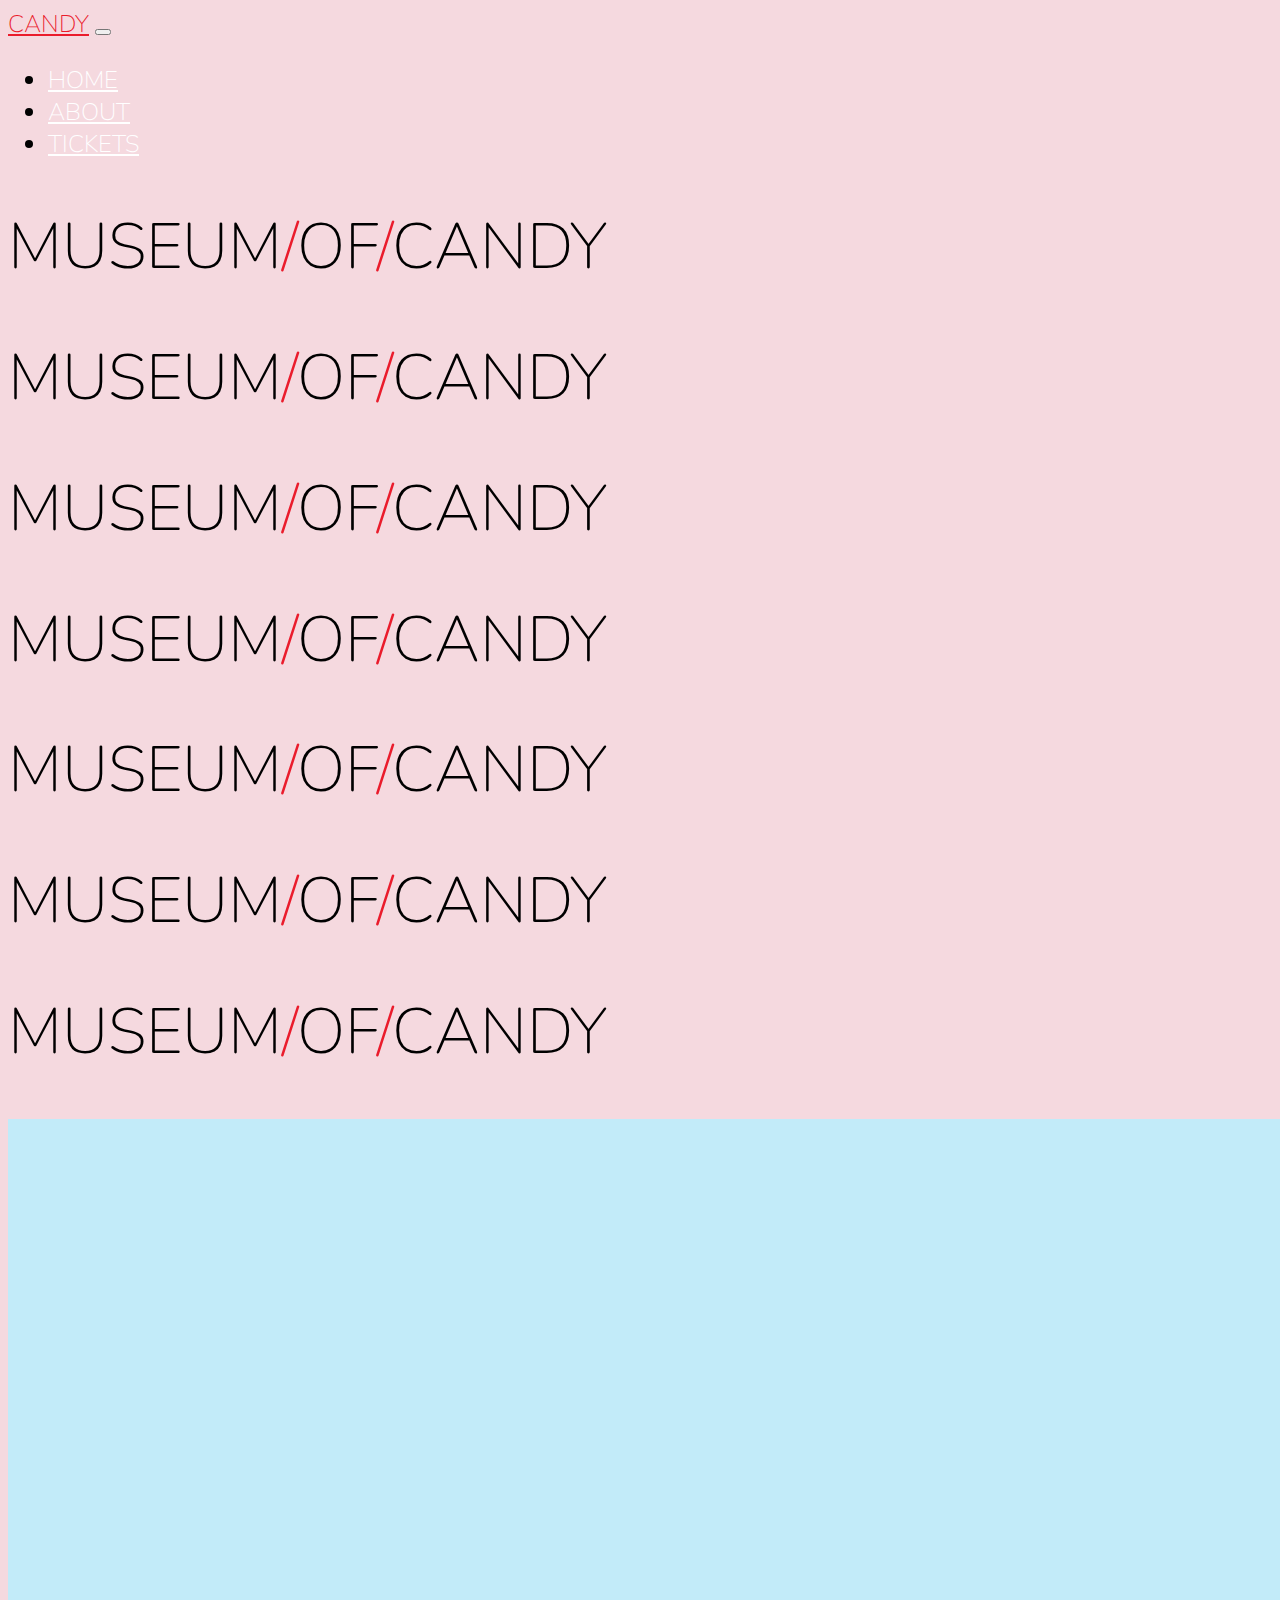
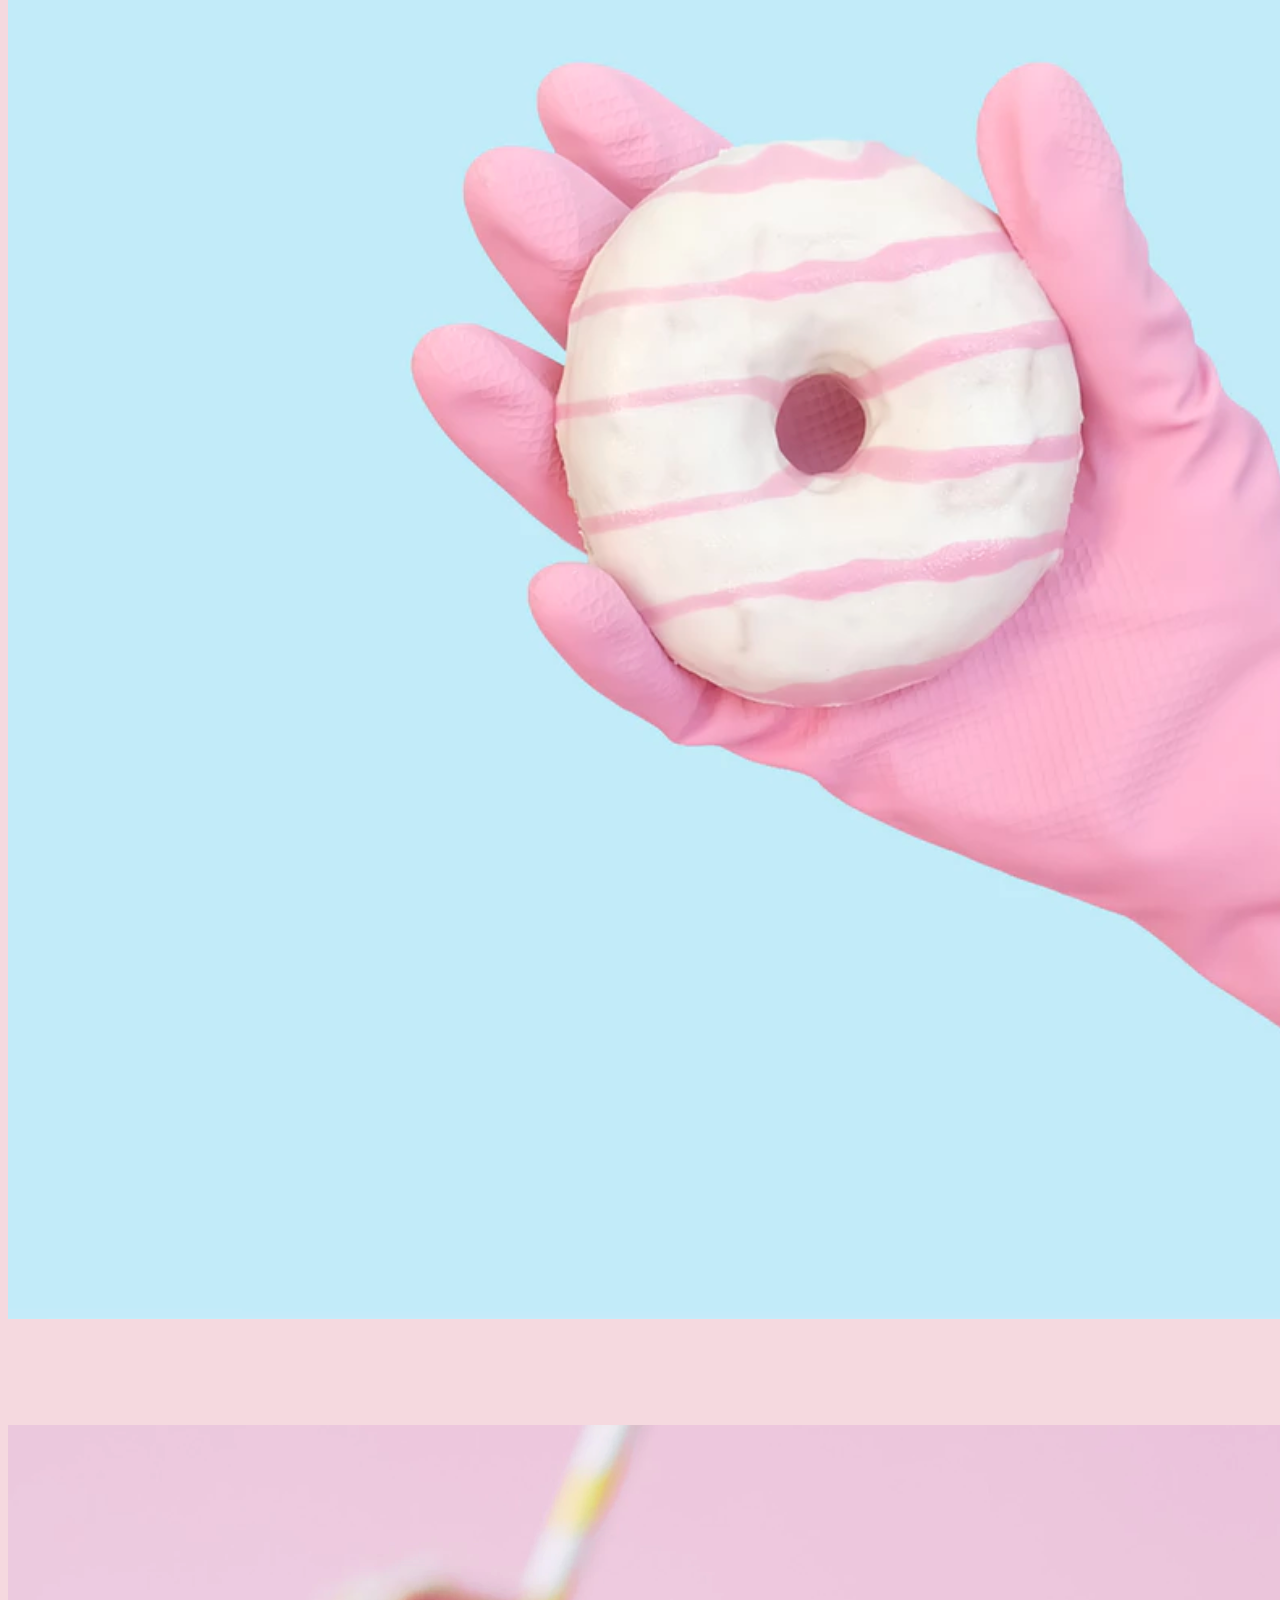
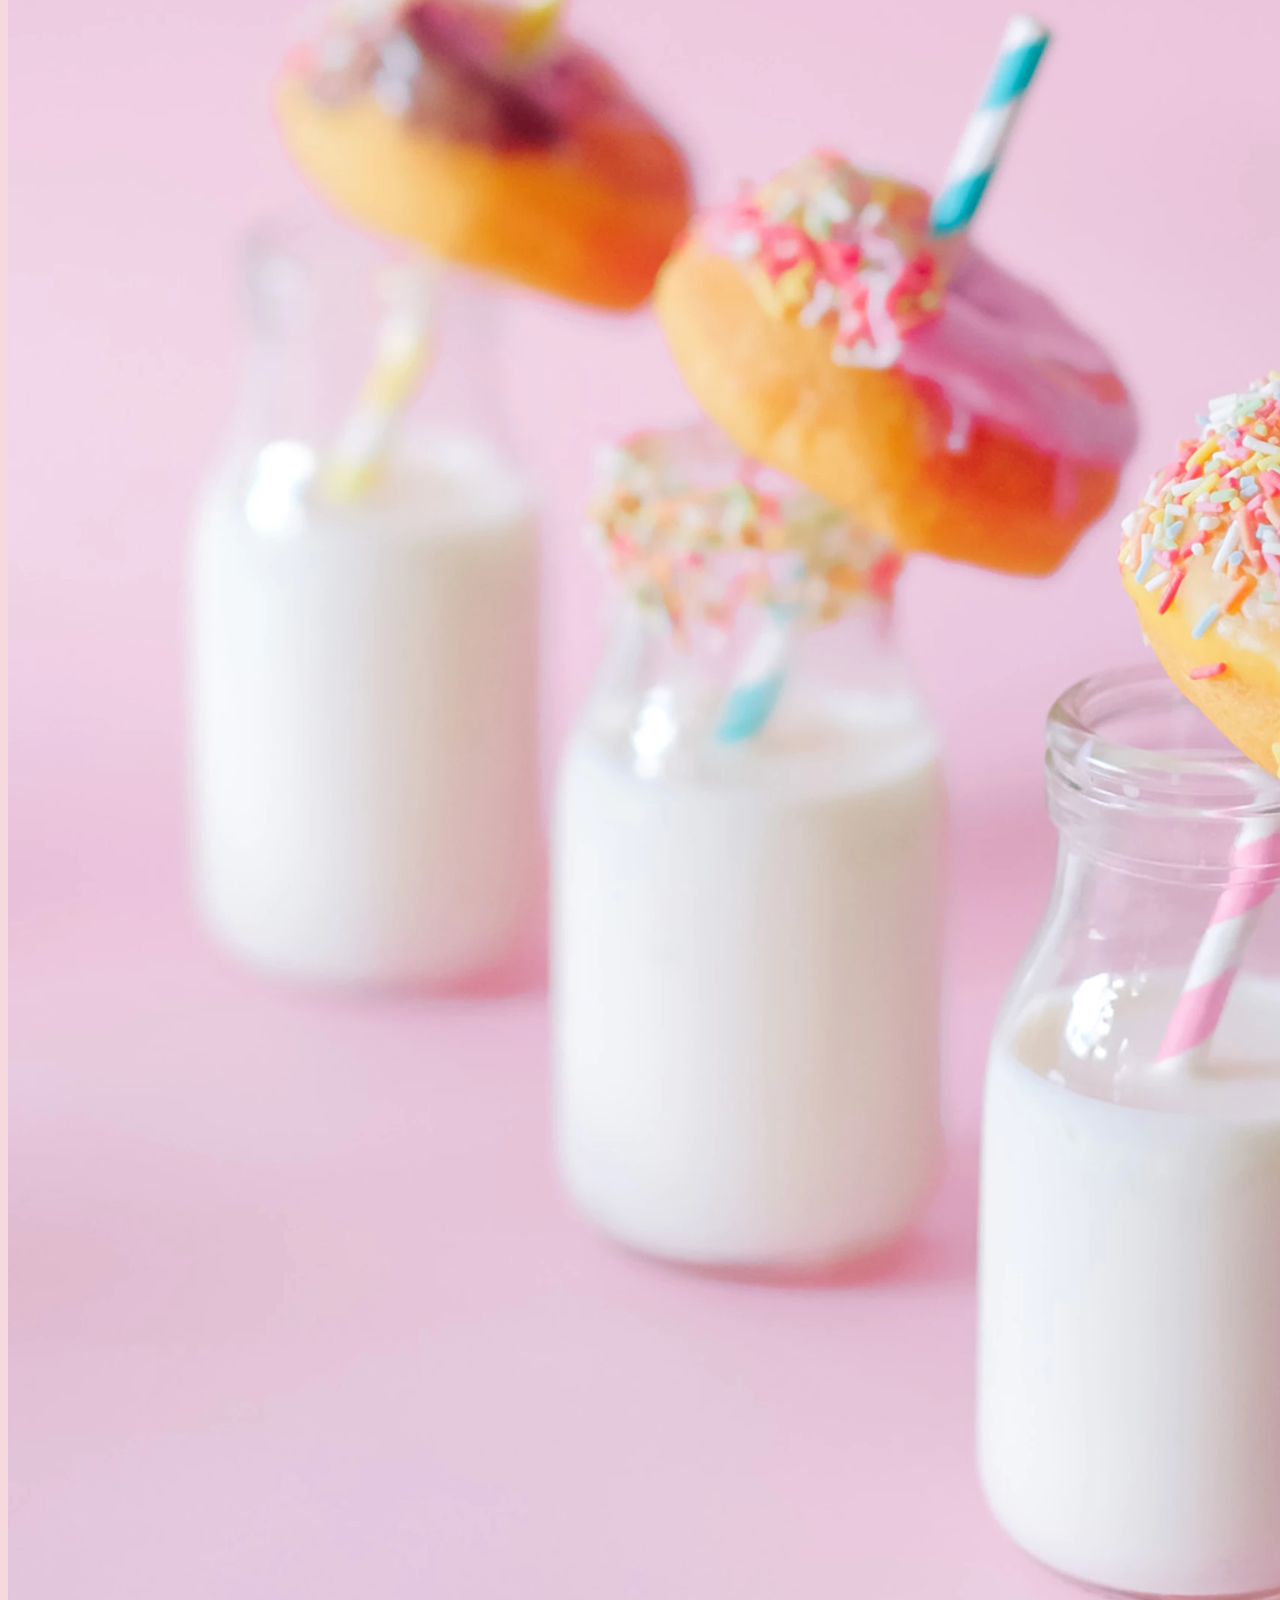
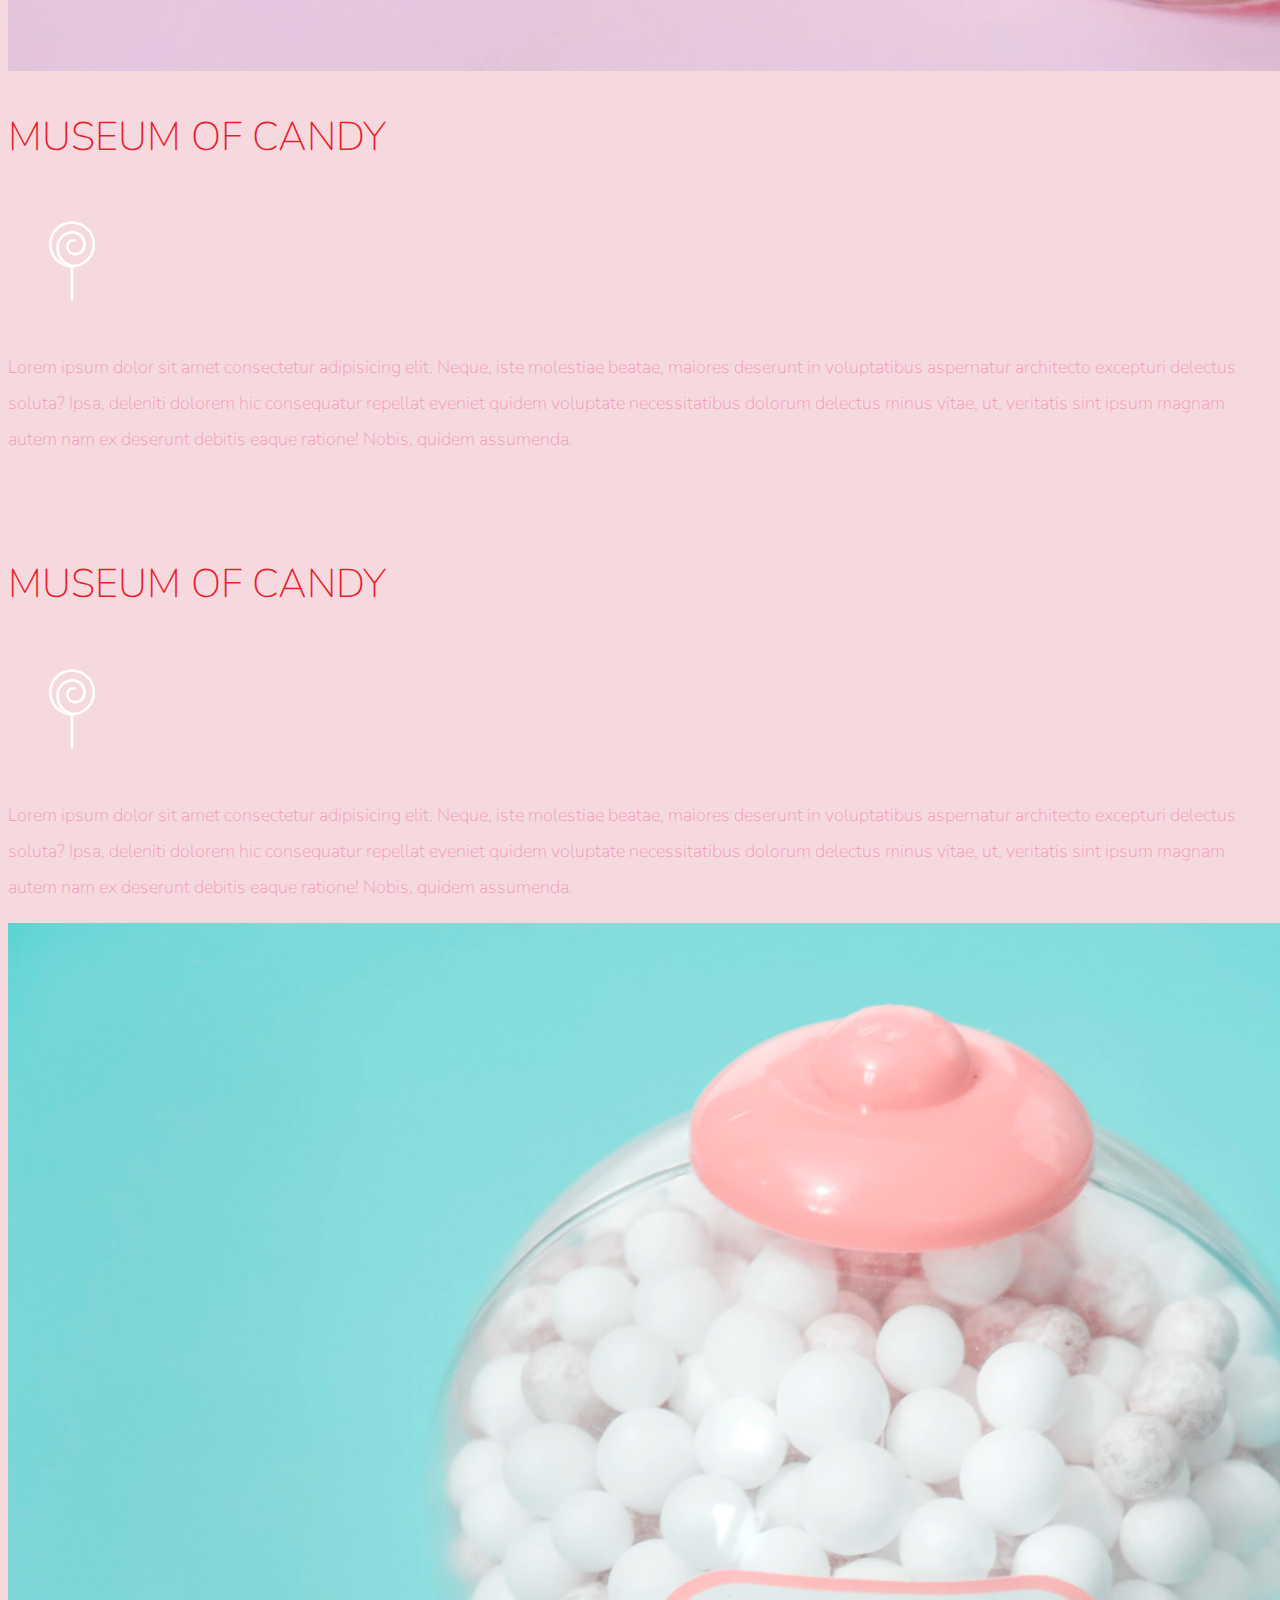
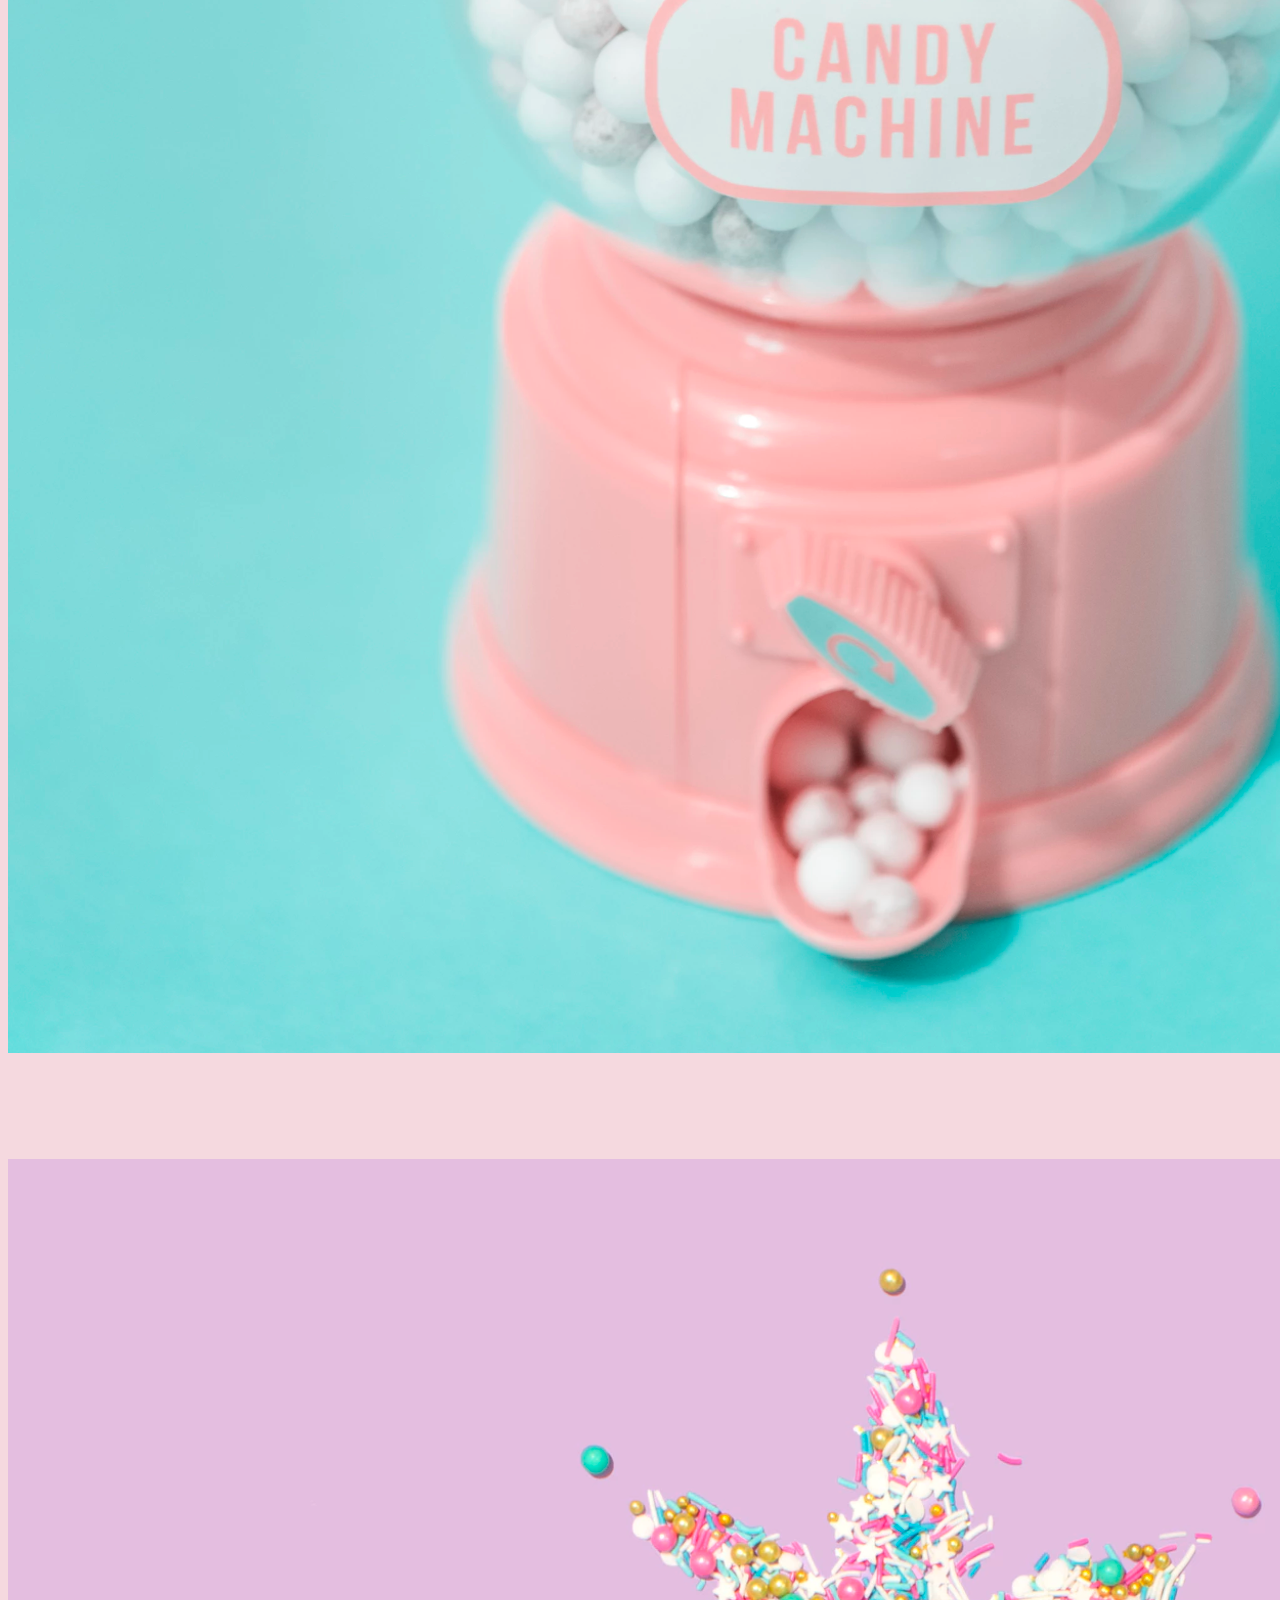
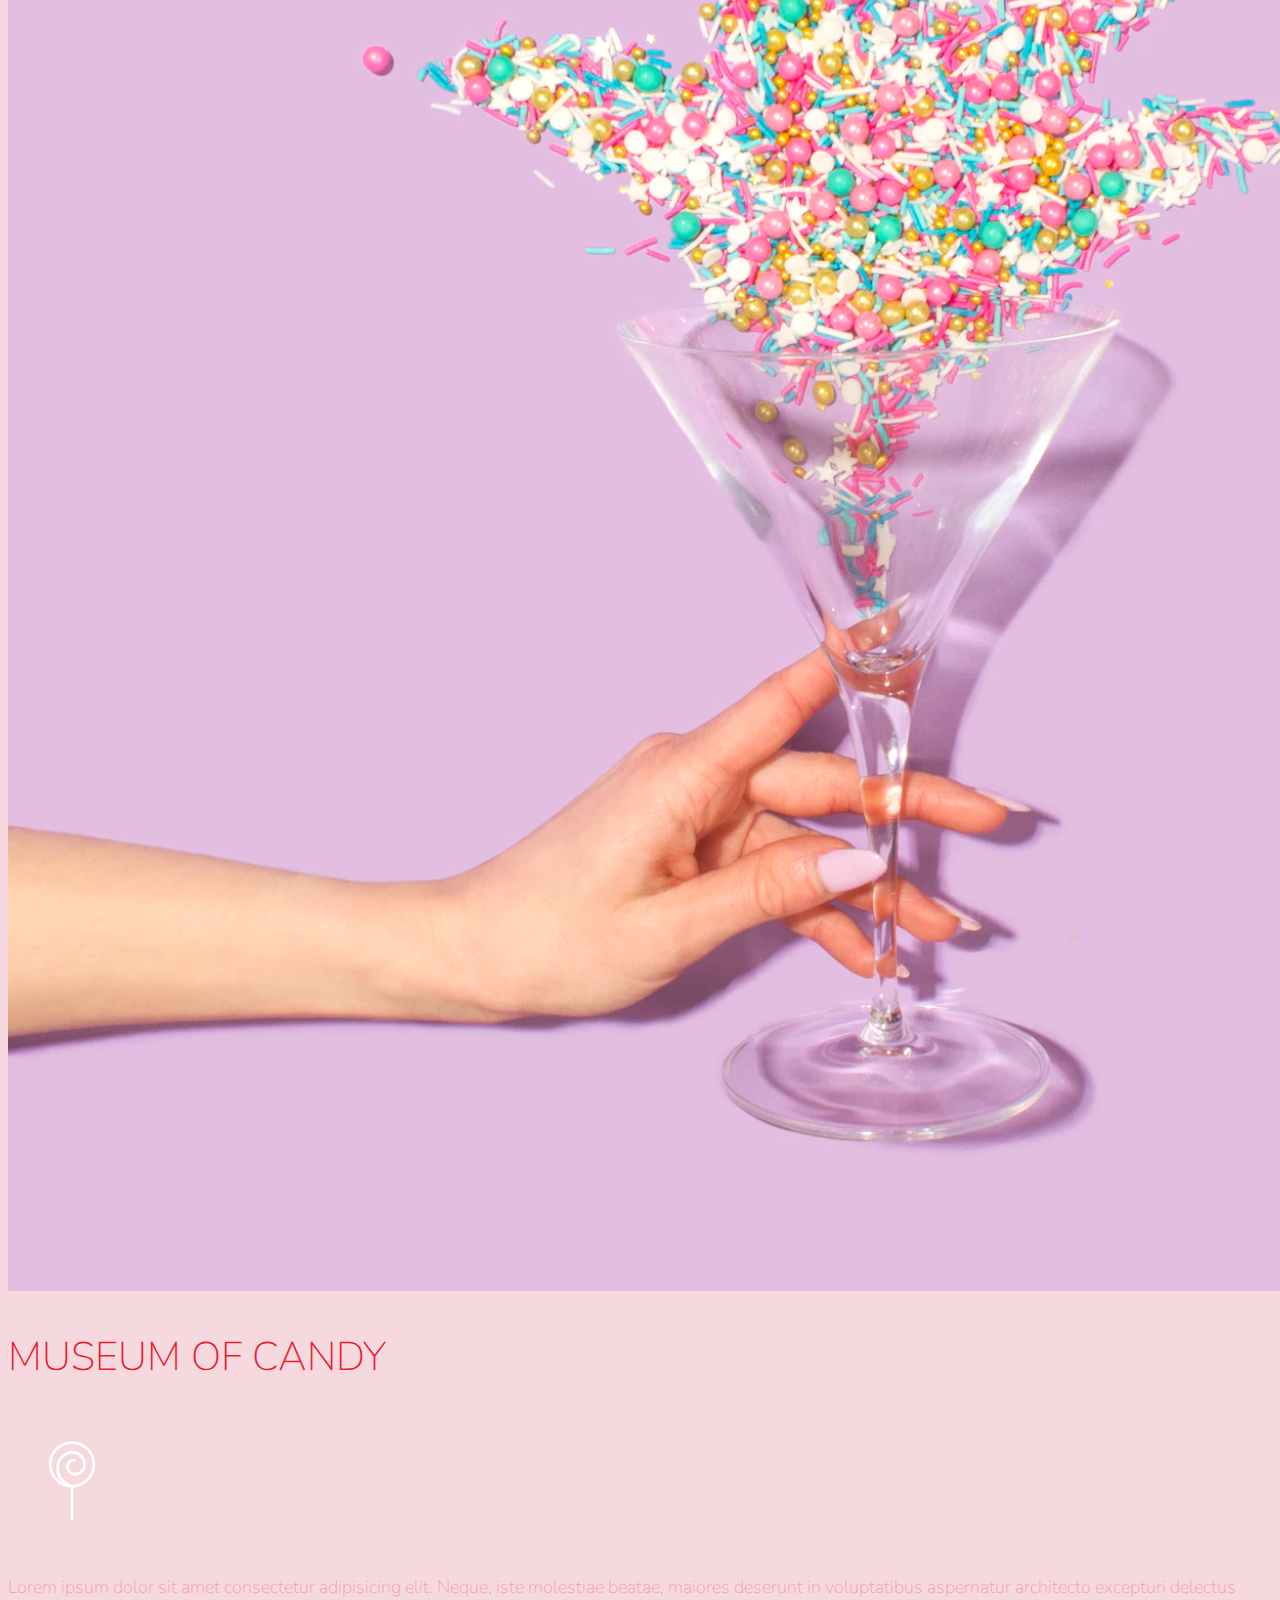
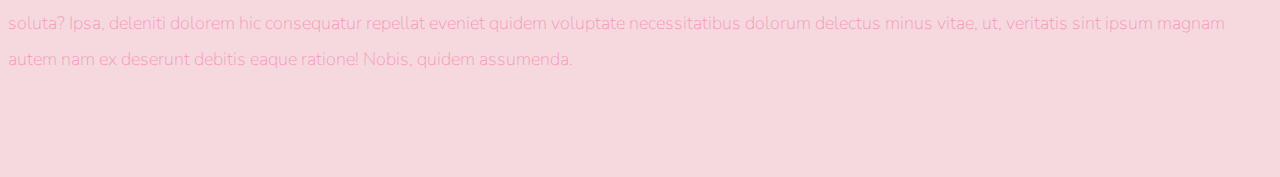
<file: Museum_Of_Candy/index.html>
<!doctype html>
<html lang="en">

<head>
  <!-- Required meta tags -->
  <meta charset="utf-8">
  <meta name="viewport" content="width=device-width, initial-scale=1, shrink-to-fit=no">

  <!-- Google Font -->
  <link href="https://fonts.googleapis.com/css?family=Nunito:200,300,400,700" rel="stylesheet">

  <!-- Bootstrap CSS -->
  <link rel="stylesheet" href="https://stackpath.bootstrapcdn.com/bootstrap/4.1.3/css/bootstrap.min.css"
    integrity="sha384-MCw98/SFnGE8fJT3GXwEOngsV7Zt27NXFoaoApmYm81iuXoPkFOJwJ8ERdknLPMO" crossorigin="anonymous">

  <!-- Custom CSS -->
  <link rel="stylesheet" href="app.css">

  <title>Museum of Candy</title>
</head>

<body>
  <nav id="mainNavbar" class="navbar navbar-dark navbar-expand-md py-0 fixed-top">
    <a href="#" class="navbar-brand">CANDY</a>
    <button class="navbar-toggler" data-toggle="collapse" data-target="#navLinks" aria-label="Toggle navigation">
      <span class="navbar-toggler-icon"></span>
    </button>
    <div class="collapse navbar-collapse" id="navLinks">
      <ul class="navbar-nav">
        <li class="nav-item">
          <a href="" class="nav-link">HOME</a>
        </li>
        <li class="nav-item">
          <a href="" class="nav-link">ABOUT</a>
        </li>
        <li class="nav-item">
          <a href="" class="nav-link">TICKETS</a>
        </li>
      </ul>
    </div>
  </nav>

  <section class="container-fluid px-0">
    <div class="row mx-0 align-items-center">
      <div class="col-lg-6">
        <div id="headingGroup" class="text-white text-center d-none d-lg-block mt-5">
          <h1 class="">MUSEUM<span>/</span>OF<span>/</span>CANDY</h1>
          <h1 class="">MUSEUM<span>/</span>OF<span>/</span>CANDY</h1>
          <h1 class="">MUSEUM<span>/</span>OF<span>/</span>CANDY</h1>
          <h1 class="">MUSEUM<span>/</span>OF<span>/</span>CANDY</h1>
          <h1 class="">MUSEUM<span>/</span>OF<span>/</span>CANDY</h1>
          <h1 class="">MUSEUM<span>/</span>OF<span>/</span>CANDY</h1>
          <h1 class="">MUSEUM<span>/</span>OF<span>/</span>CANDY</h1>
        </div>
      </div>
      <div class="col-lg-6 px-0">
        <img class="img-fluid" src="./imgs/hand2.png" alt="">
      </div>
    </div>
  </section>

  <section class="container-fluid px-0">

    <div class="row mx-0 align-items-center content">
      <div class="col-md-6 order-2 order-md-1 px-0">
        <img src="./imgs/milk.png" alt="" class="img-fluid">
      </div>
      <div class="col-md-6 text-center order-1 order-md-2">
        <div class="row justify-content-center">
          <div class="col-10 col-lg-8 blurb mb-5 mb-md-0">
            <h2>MUSEUM OF CANDY</h2>
            <img src="imgs/lolli_icon.png" alt="" class="d-none d-lg-inline">
            <p class="lead">Lorem ipsum dolor sit amet consectetur adipisicing elit. Neque, iste molestiae
              beatae, maiores deserunt
              in voluptatibus
              aspernatur architecto excepturi delectus soluta? Ipsa, deleniti dolorem hic consequatur
              repellat eveniet quidem
              voluptate necessitatibus dolorum delectus minus vitae, ut, veritatis sint ipsum magnam
              autem nam ex deserunt debitis
              eaque ratione! Nobis, quidem assumenda.
            </p>
          </div>
        </div>
      </div>
    </div>

    <div class="row mx-0 align-items-center content">
      <div class="col-md-6 text-center">
        <div class="row justify-content-center">
          <div class="col-10 col-lg-8 blurb mb-5 mb-md-0">
            <h2>MUSEUM OF CANDY</h2>
            <img src="imgs/lolli_icon.png" alt="" class="d-none d-lg-inline">
            <p class="lead">Lorem ipsum dolor sit amet consectetur adipisicing elit. Neque, iste molestiae
              beatae, maiores deserunt
              in voluptatibus
              aspernatur architecto excepturi delectus soluta? Ipsa, deleniti dolorem hic consequatur
              repellat eveniet quidem
              voluptate necessitatibus dolorum delectus minus vitae, ut, veritatis sint ipsum magnam
              autem nam ex deserunt debitis
              eaque ratione! Nobis, quidem assumenda.
            </p>
          </div>
        </div>
      </div>
      <div class="col-md-6 px-0">
        <img src="./imgs/gumball.png" alt="" class="img-fluid">
      </div>
    </div>

    <div class="row mx-0 align-items-center content">
      <div class="col-md-6 order-2 order-md-1 px-0">
        <img src="./imgs/sprinkles.png" alt="" class="img-fluid">
      </div>
      <div class="col-md-6 text-center order-1 order-md-2">
        <div class="row justify-content-center">
          <div class="col-10 col-lg-8 blurb mb-5 mb-md-0">
            <h2>MUSEUM OF CANDY</h2>
            <img src="imgs/lolli_icon.png" alt="" class="d-none d-lg-inline">
            <p class="lead">Lorem ipsum dolor sit amet consectetur adipisicing elit. Neque, iste molestiae
              beatae, maiores deserunt
              in voluptatibus
              aspernatur architecto excepturi delectus soluta? Ipsa, deleniti dolorem hic consequatur
              repellat eveniet quidem
              voluptate necessitatibus dolorum delectus minus vitae, ut, veritatis sint ipsum magnam
              autem nam ex deserunt debitis
              eaque ratione! Nobis, quidem assumenda.
            </p>
          </div>
        </div>
      </div>
    </div>
  </section>


  <!-- Optional JavaScript -->
  <!-- jQuery first, then Popper.js, then Bootstrap JS -->
  <script src="https://code.jquery.com/jquery-3.3.1.slim.min.js"
    integrity="sha384-q8i/X+965DzO0rT7abK41JStQIAqVgRVzpbzo5smXKp4YfRvH+8abtTE1Pi6jizo"
    crossorigin="anonymous"></script>
  <script src="https://cdnjs.cloudflare.com/ajax/libs/popper.js/1.14.3/umd/popper.min.js"
    integrity="sha384-ZMP7rVo3mIykV+2+9J3UJ46jBk0WLaUAdn689aCwoqbBJiSnjAK/l8WvCWPIPm49"
    crossorigin="anonymous"></script>
  <script src="https://stackpath.bootstrapcdn.com/bootstrap/4.1.3/js/bootstrap.min.js"
    integrity="sha384-ChfqqxuZUCnJSK3+MXmPNIyE6ZbWh2IMqE241rYiqJxyMiZ6OW/JmZQ5stwEULTy"
    crossorigin="anonymous"></script>


    <script>
      $(function(){
        $(document).scroll(function(){
          var $nav = $("#mainNavbar");
          $nav.toggleClass("scrolled",$(this).scrollTop() > $nav.height());
        });
      });
    </script>
</body>

</html>
</file>
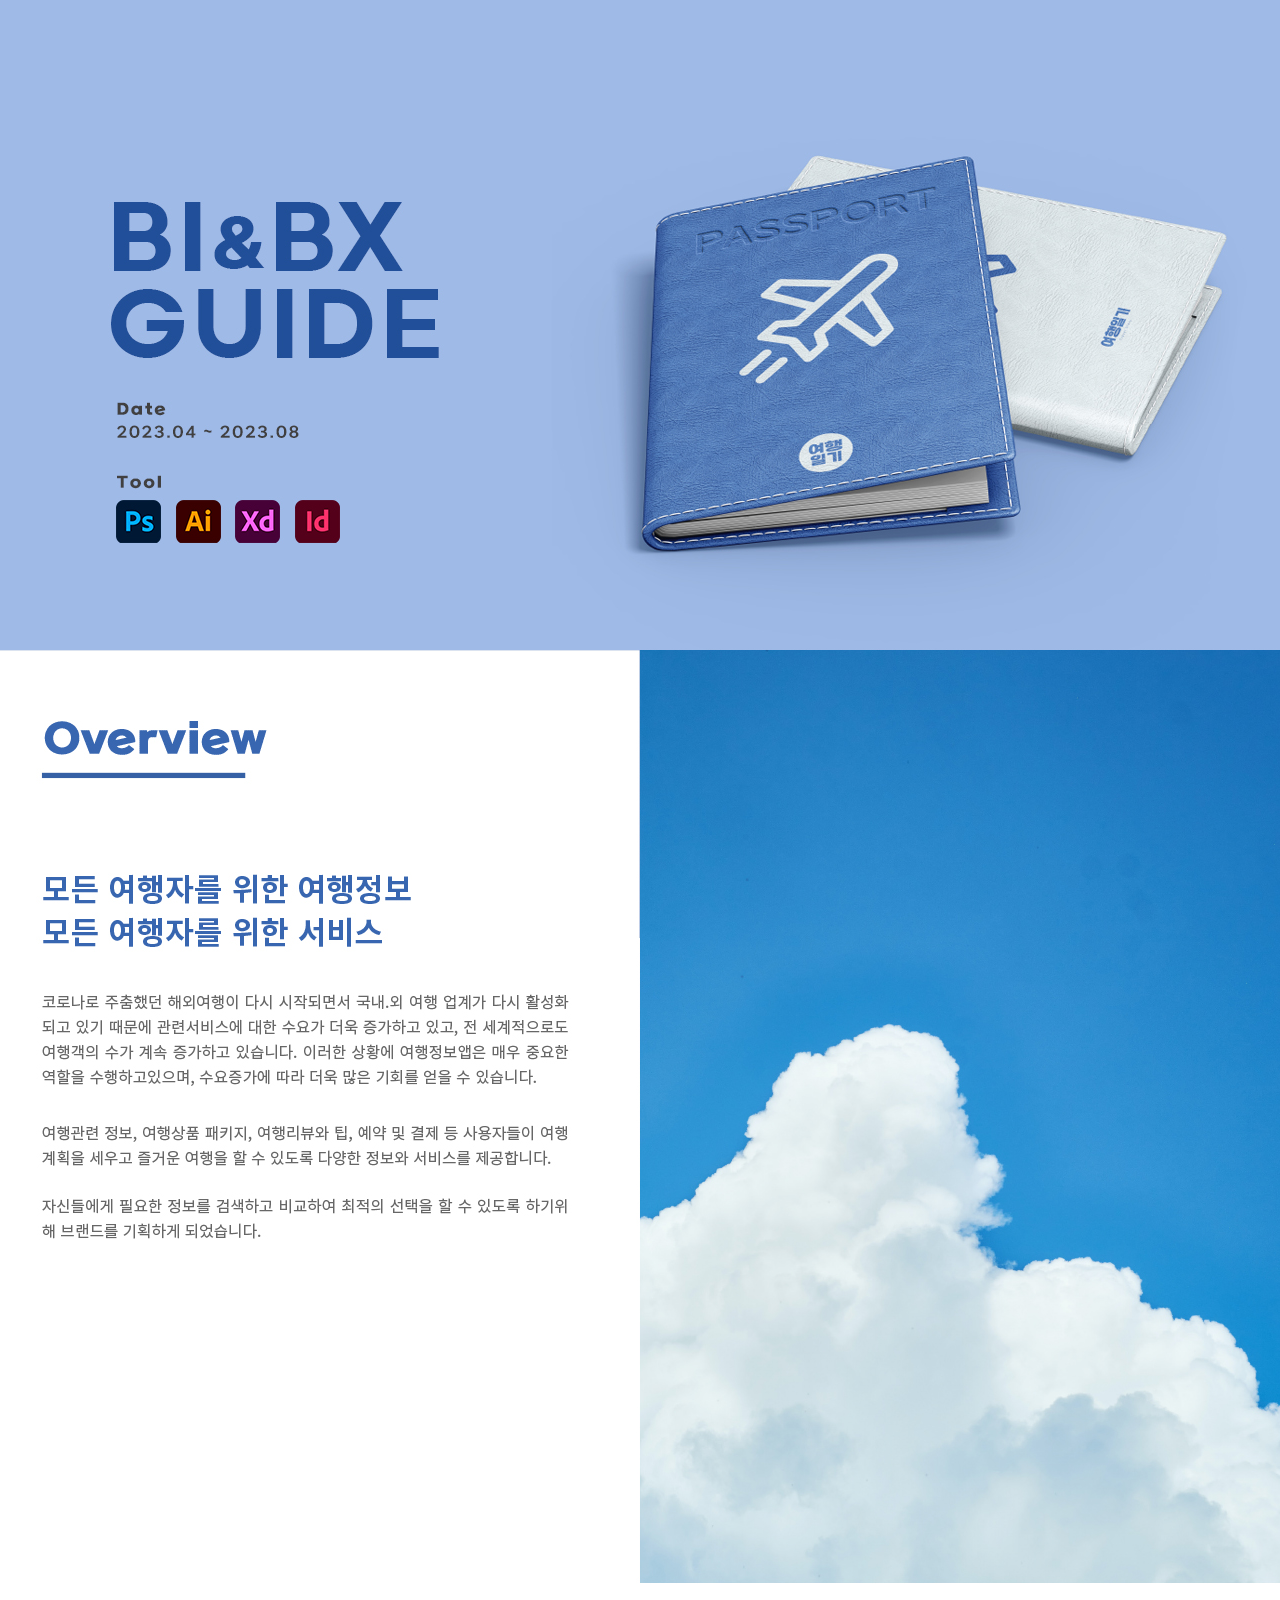
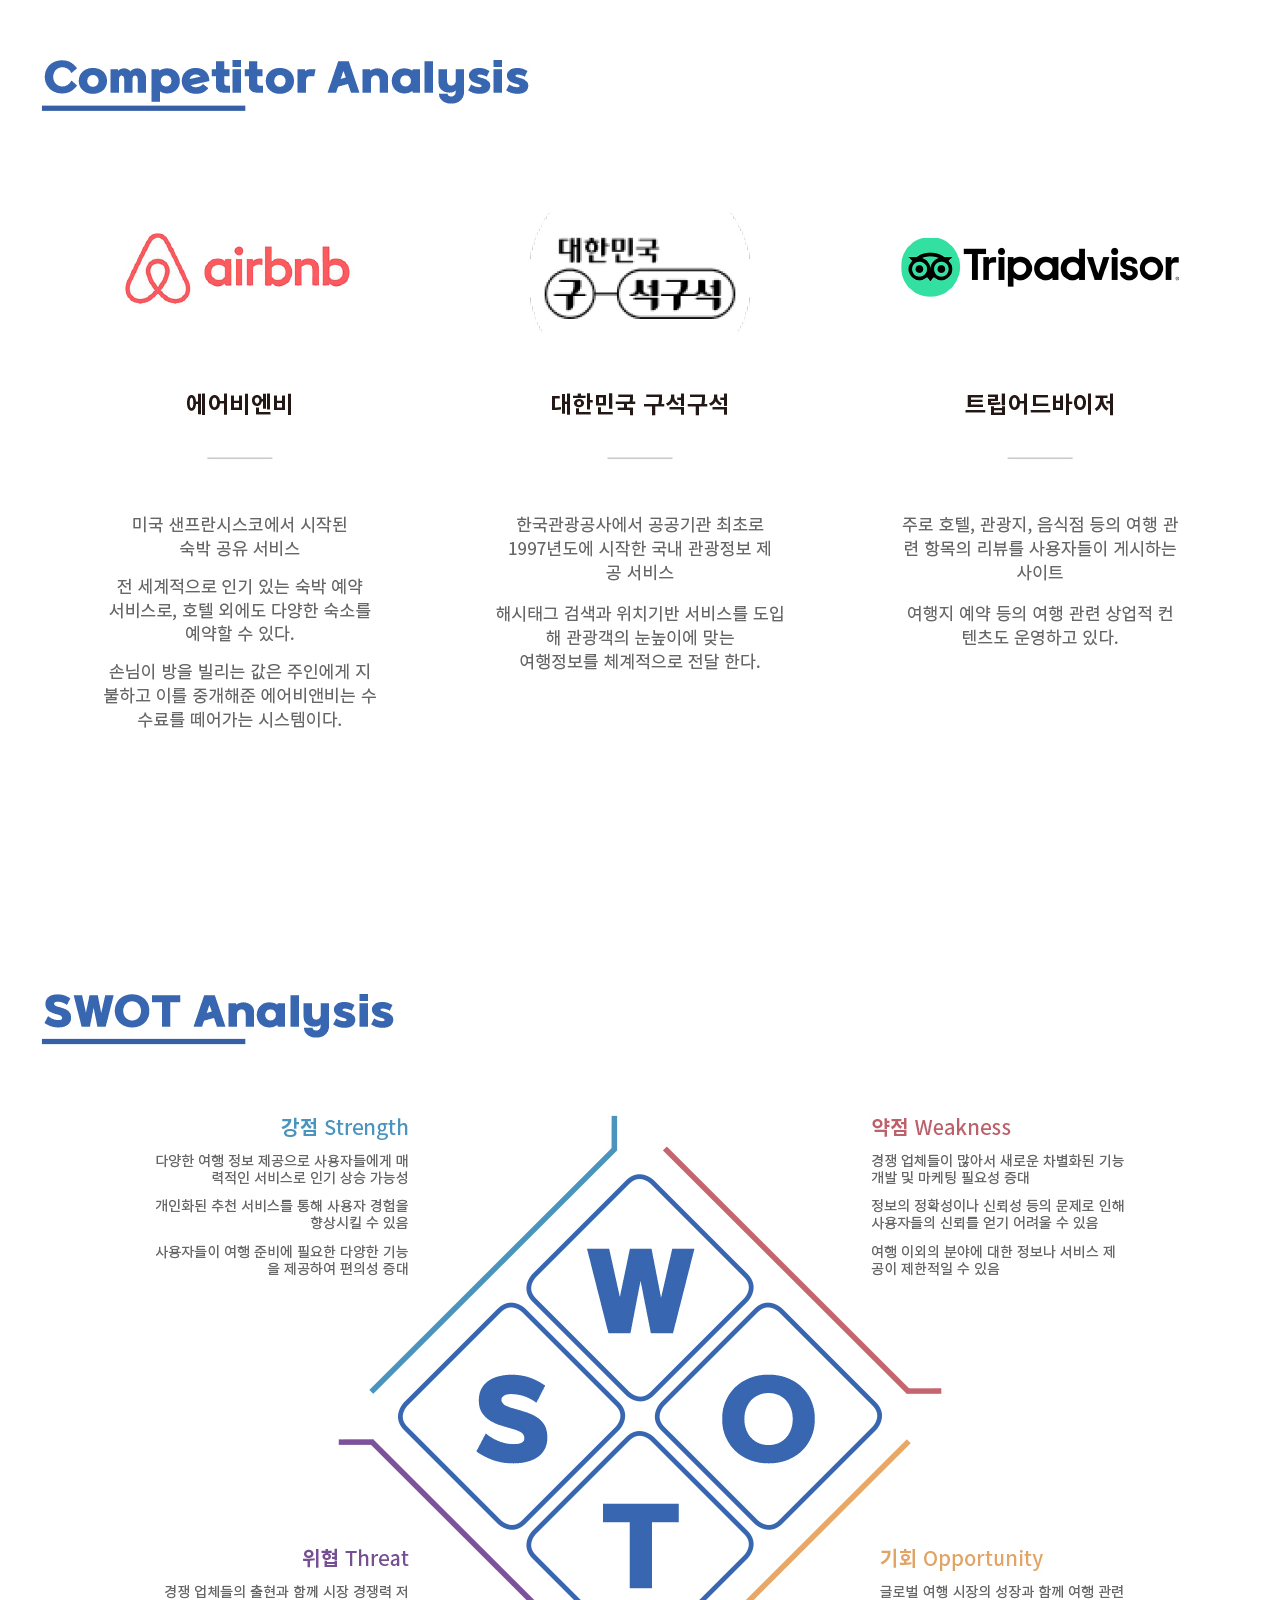
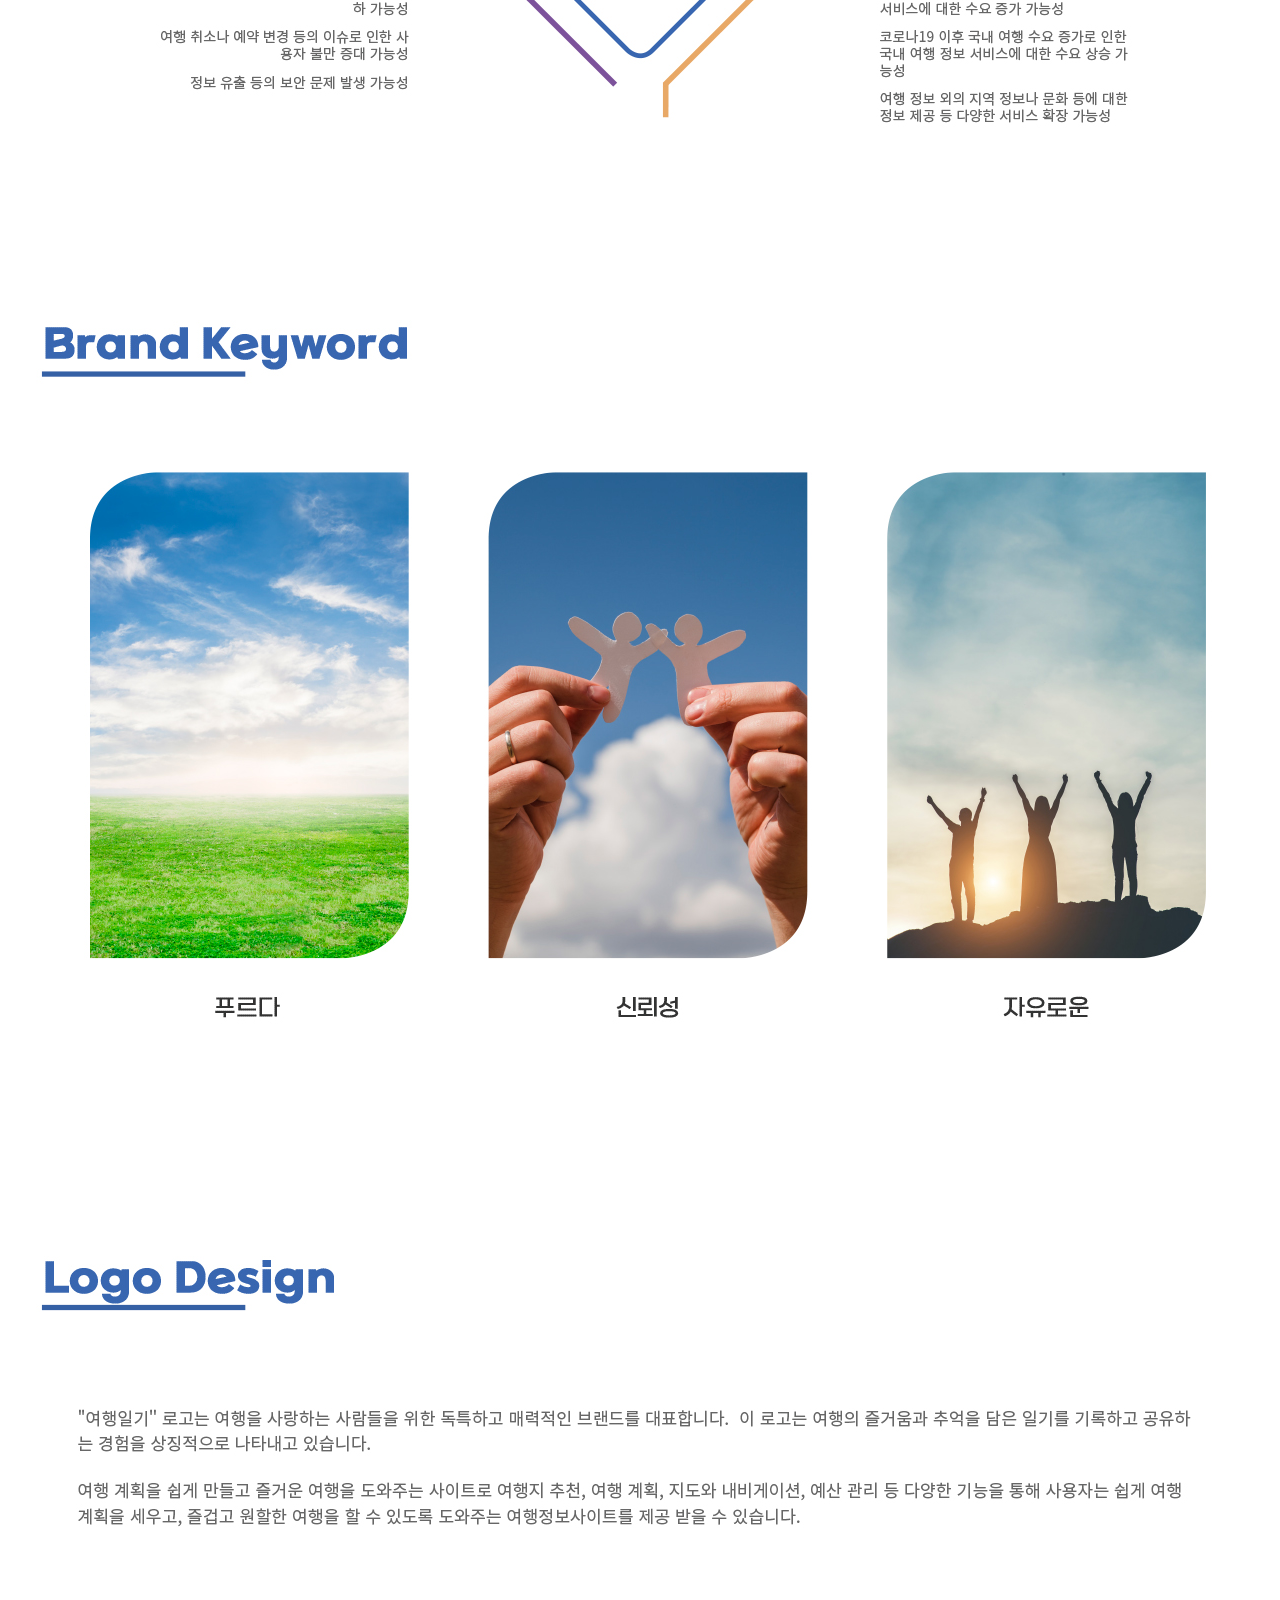
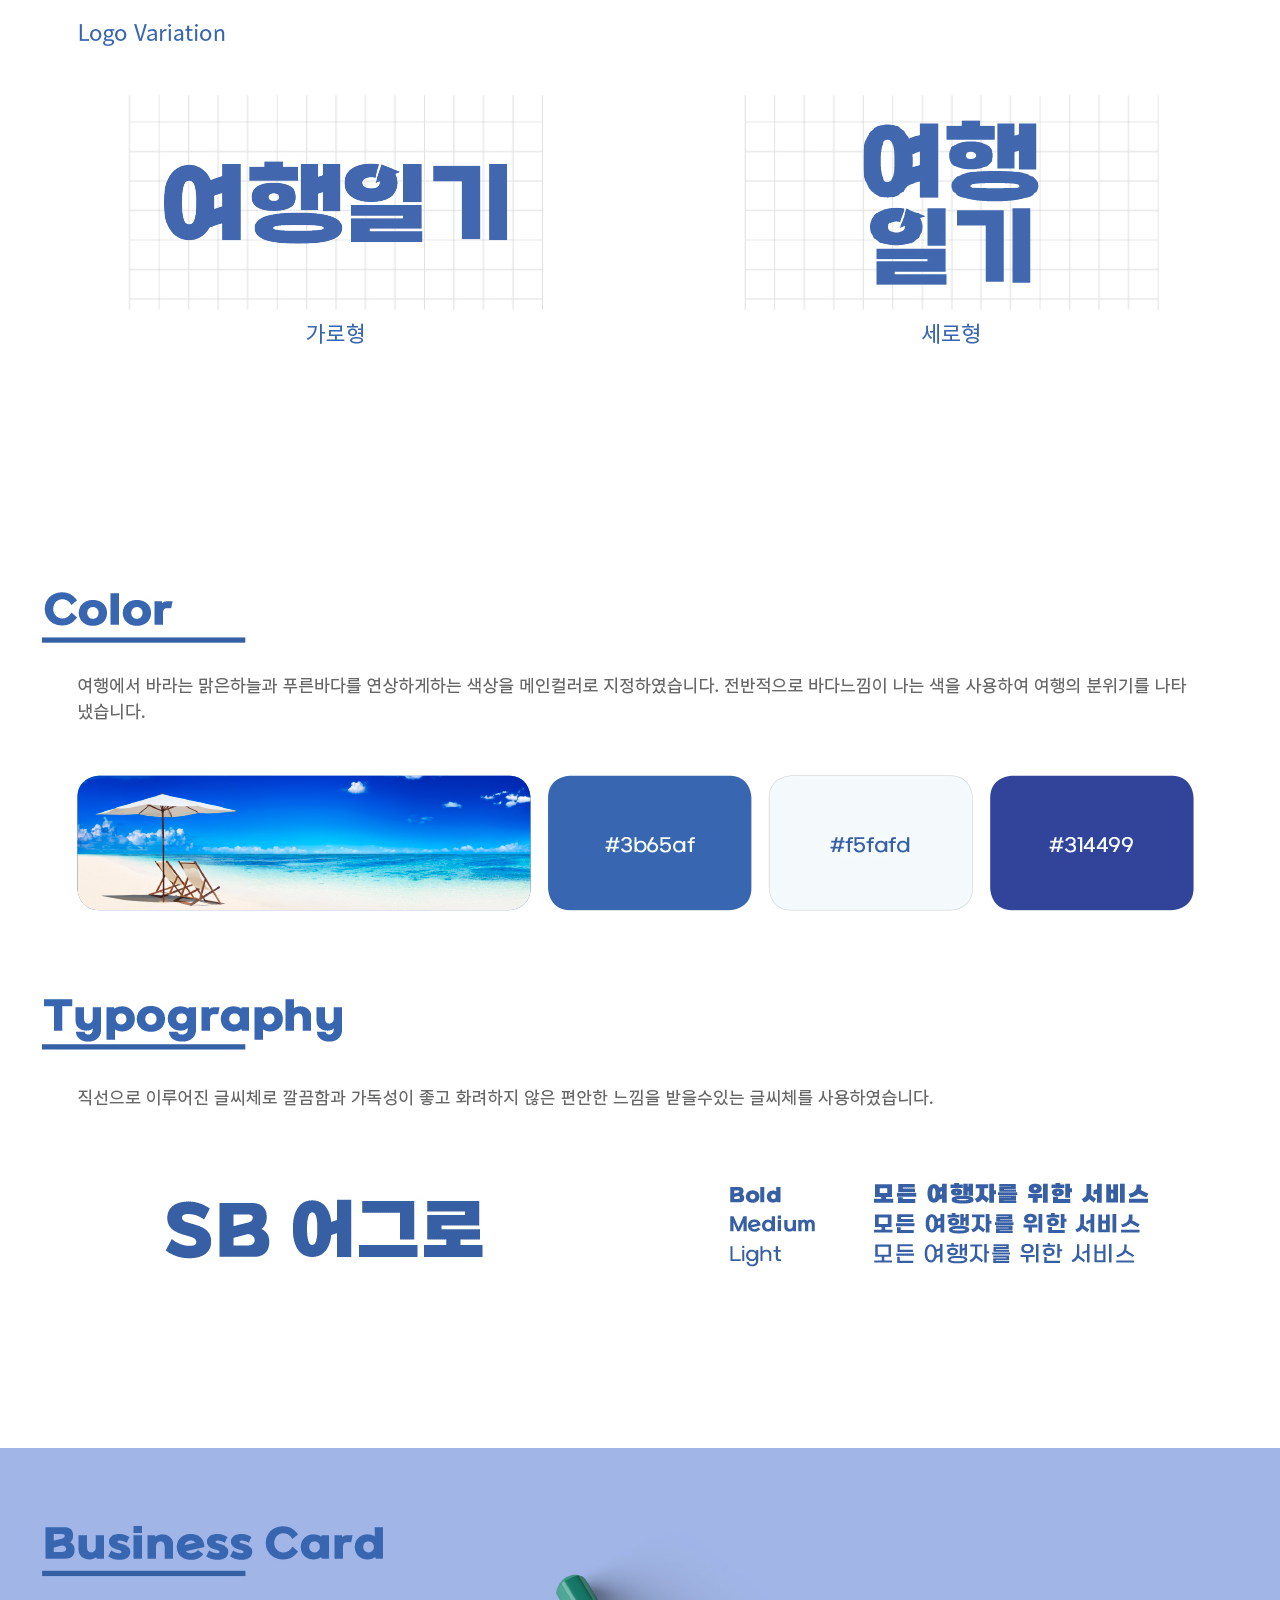
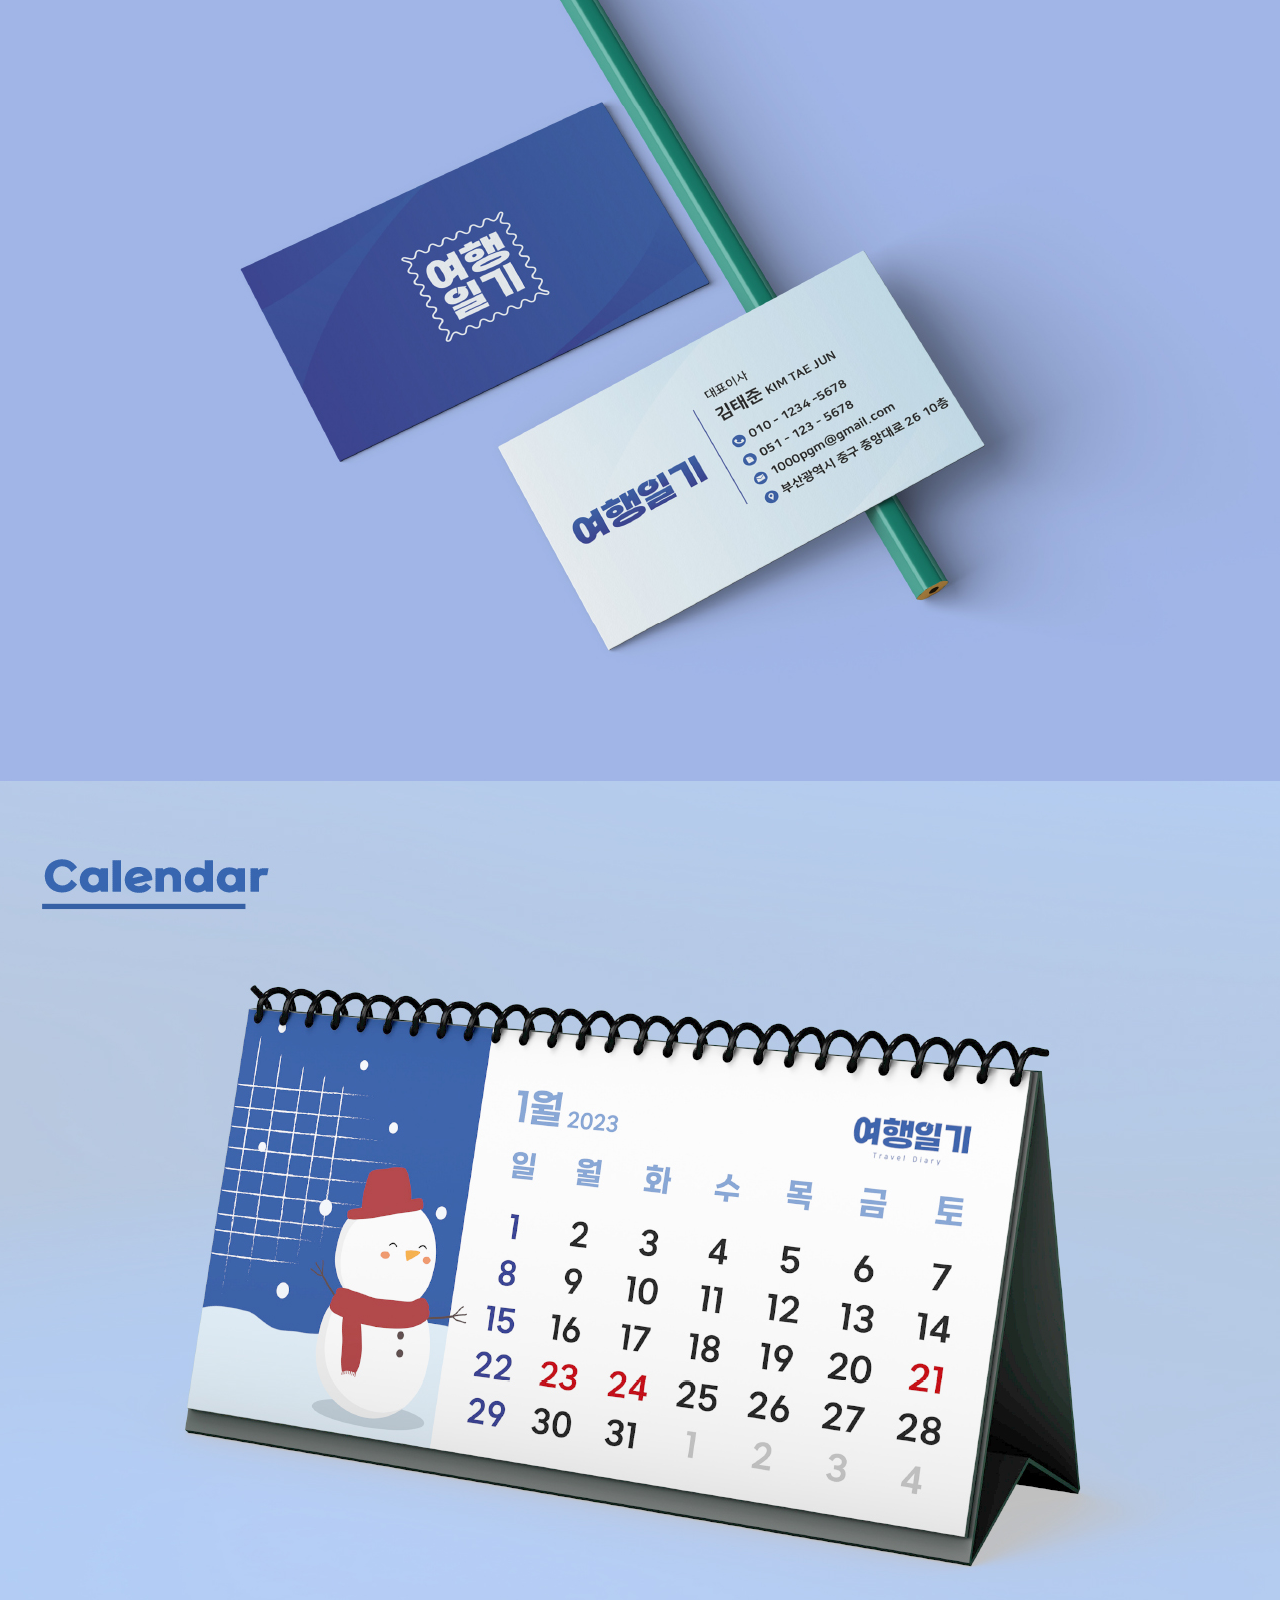
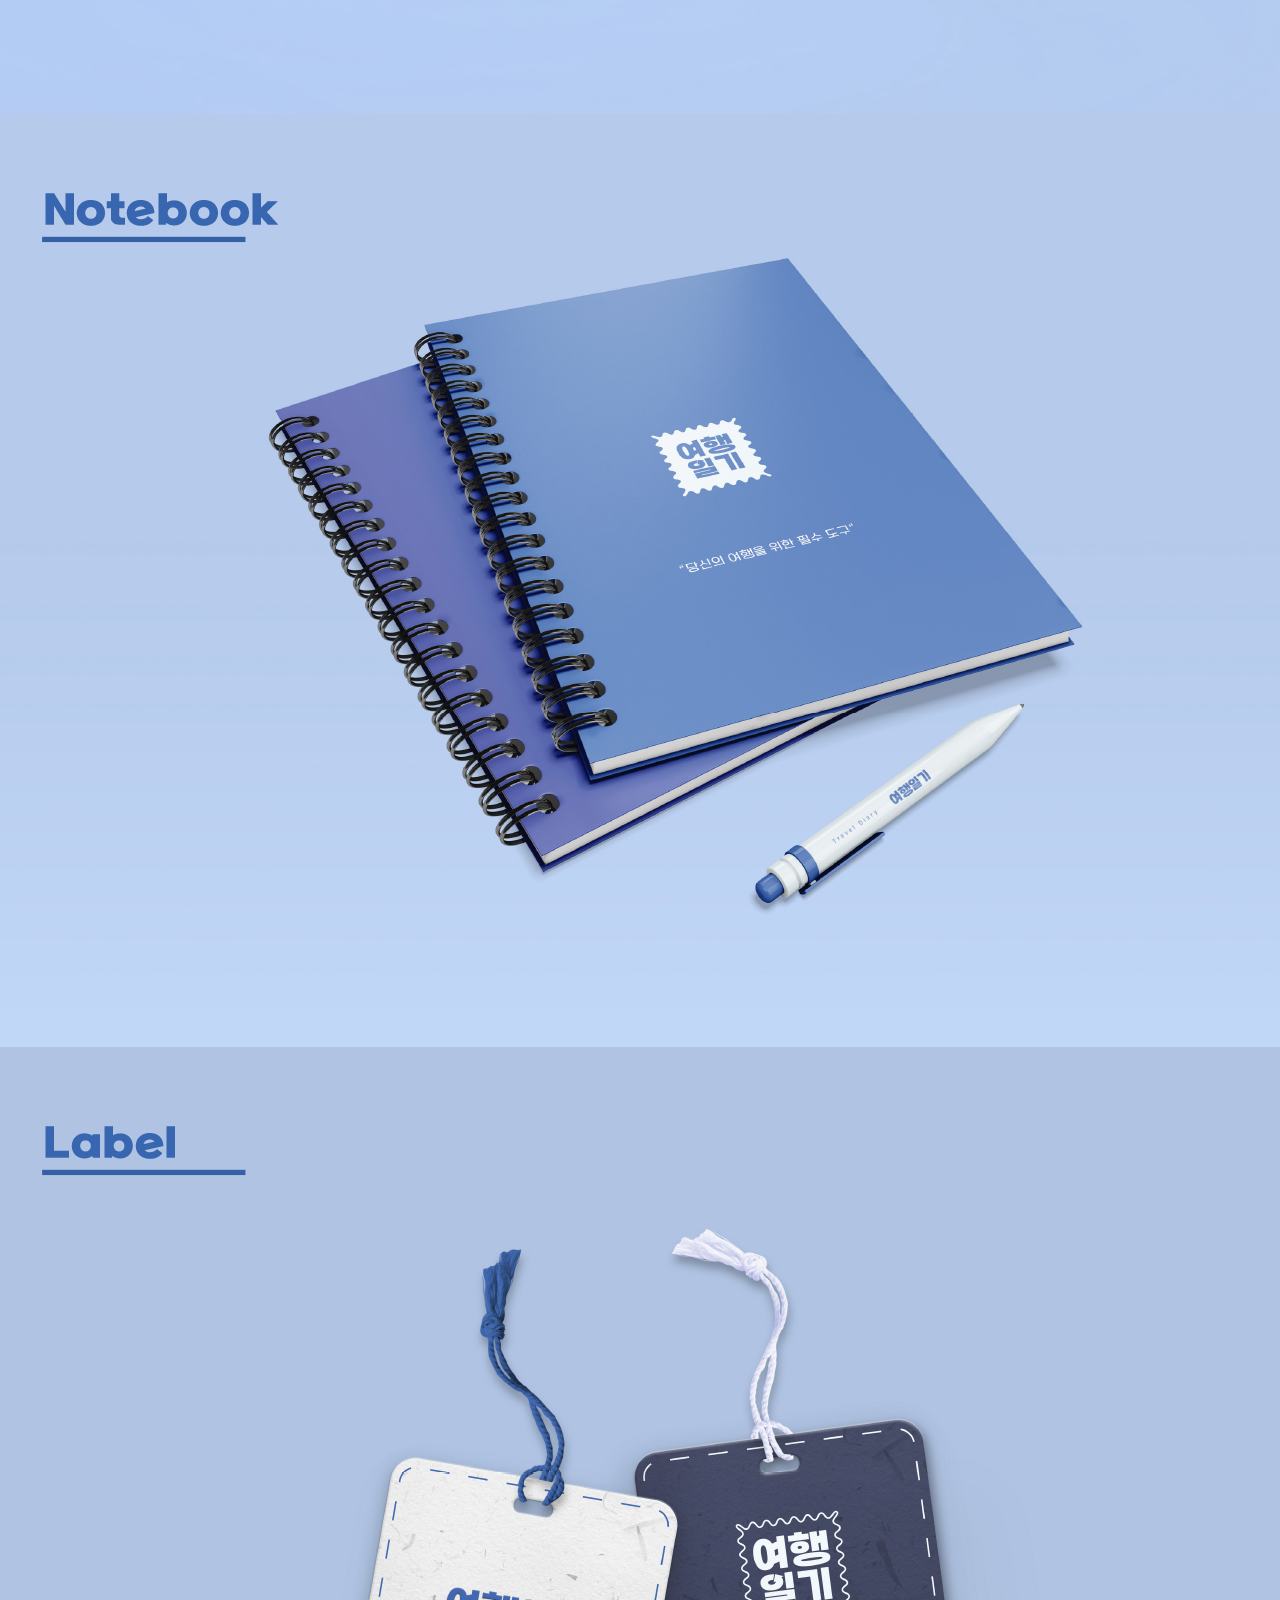
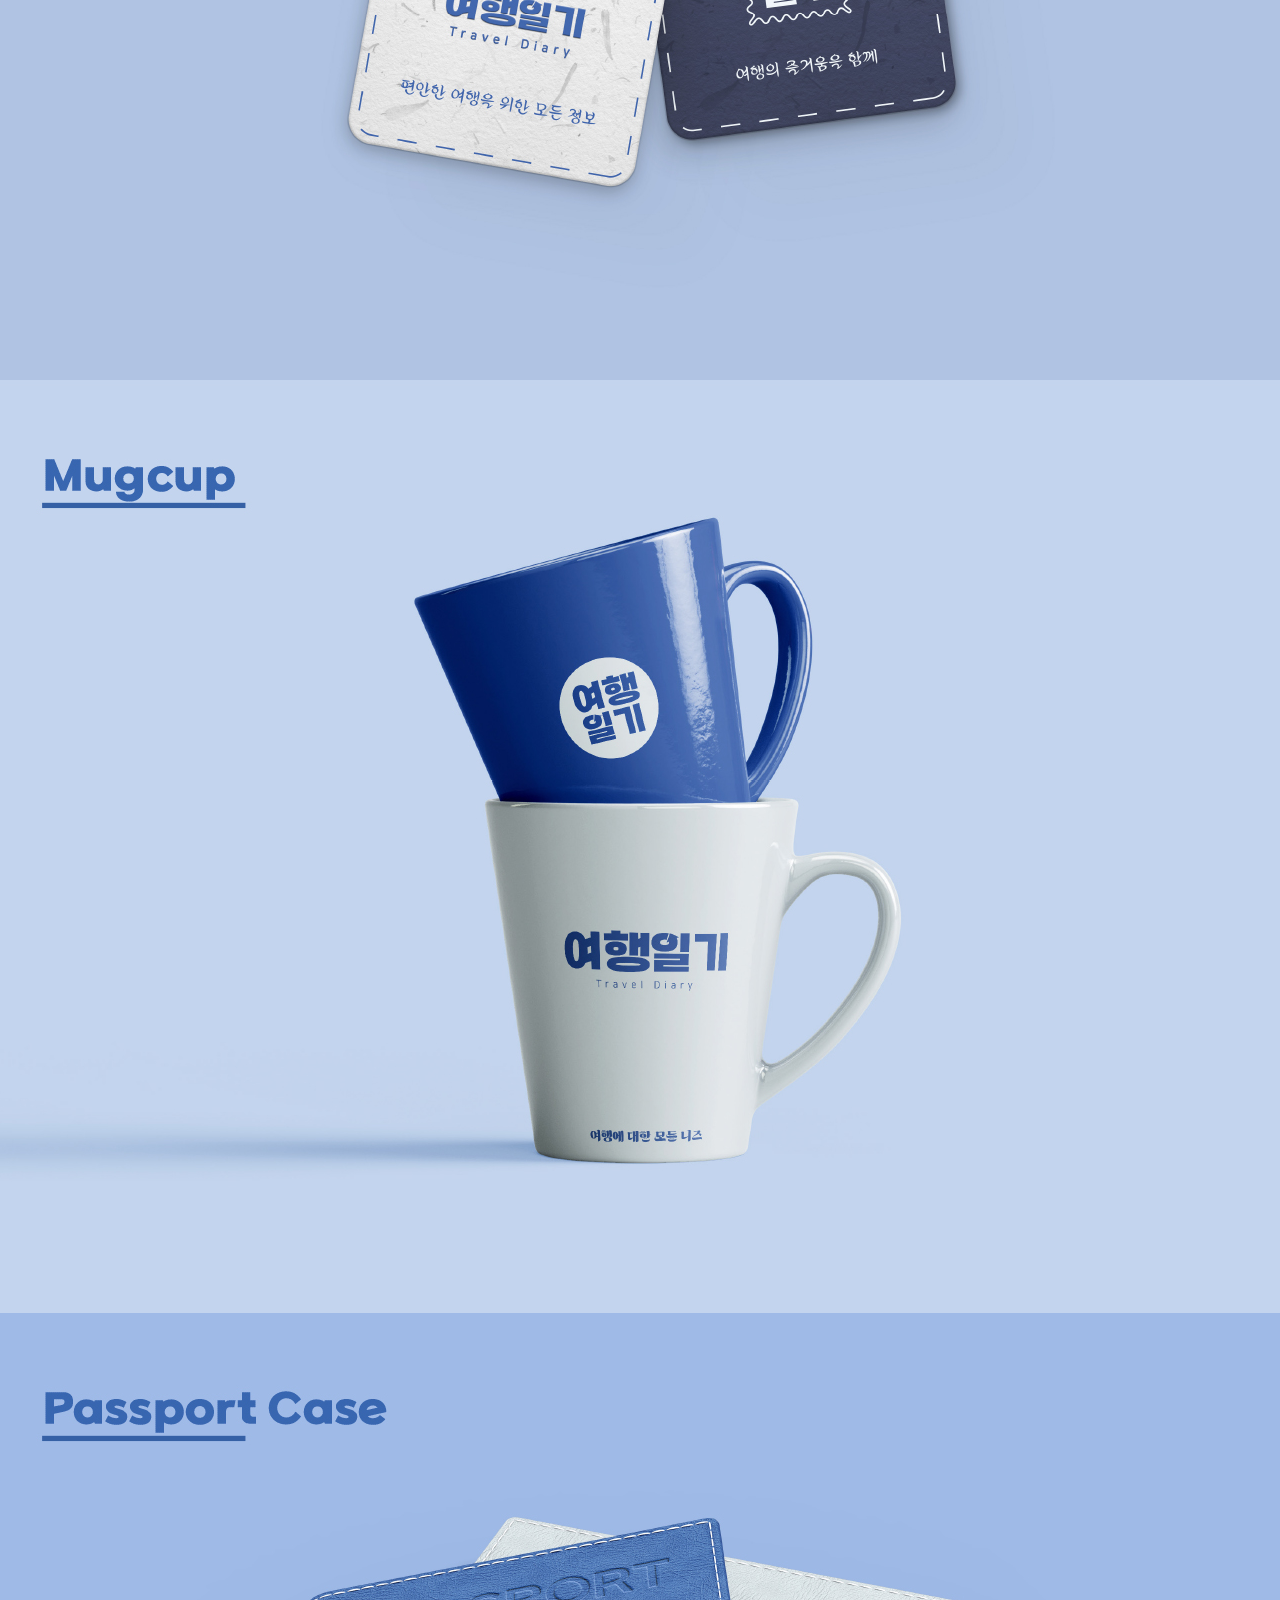
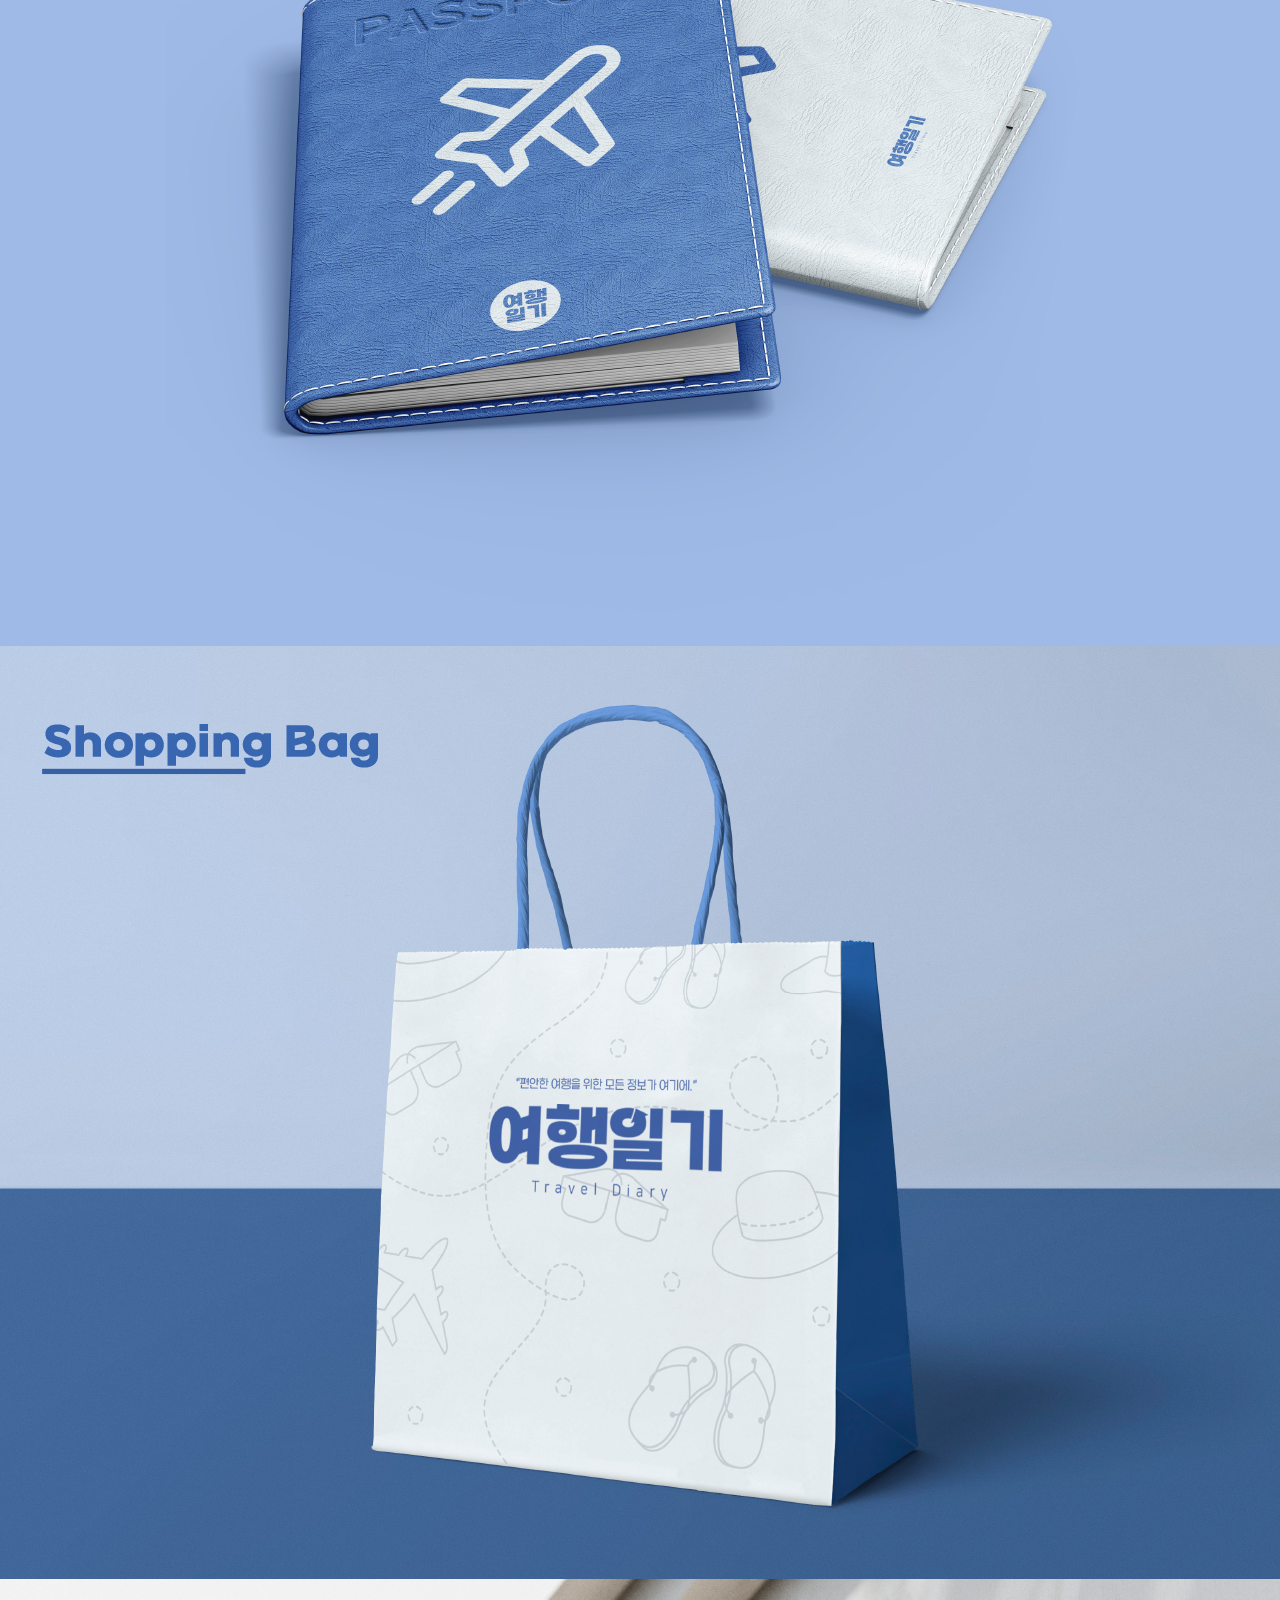
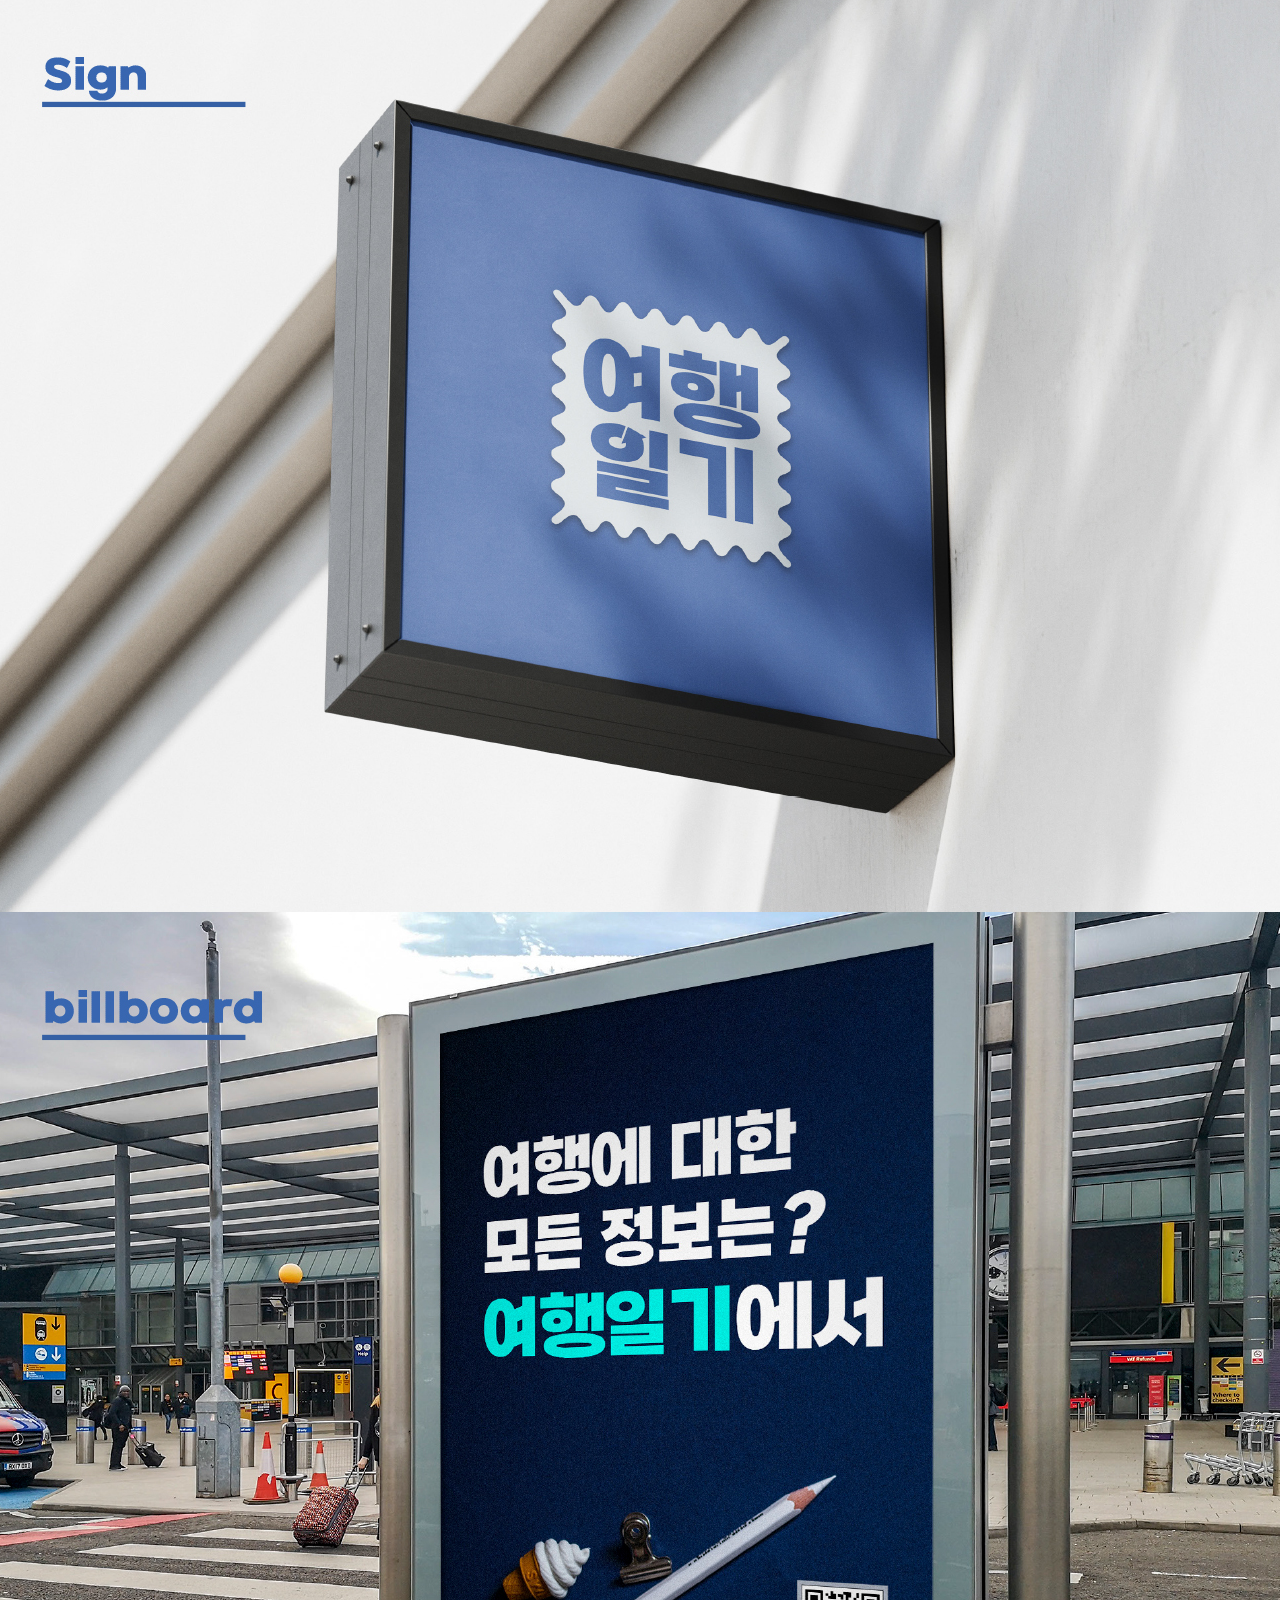
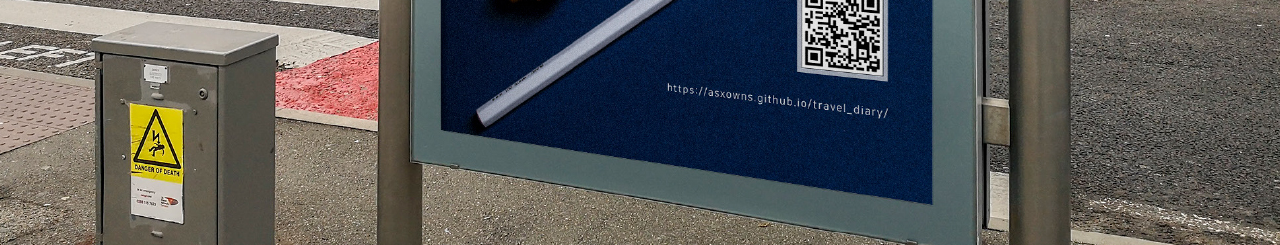
<file: bibx_guide.html>
<!DOCTYPE html>
<html lang="ko">
<head>
  <meta charset="UTF-8">
  <meta name="viewport" content="width=1400">
  <title>bibx_guide</title>
  <link rel="stylesheet" href="./css/guide_link.css">
</head>
<body>
  <div>
    <img src="./guide_img/bibx-guide_01.jpg" alt="img1">
    <img src="./guide_img/bibx-guide_02.jpg" alt="img2">
    <img src="./guide_img/bibx-guide_03.jpg" alt="img3">
  </div>
</body>
</html>
</file>
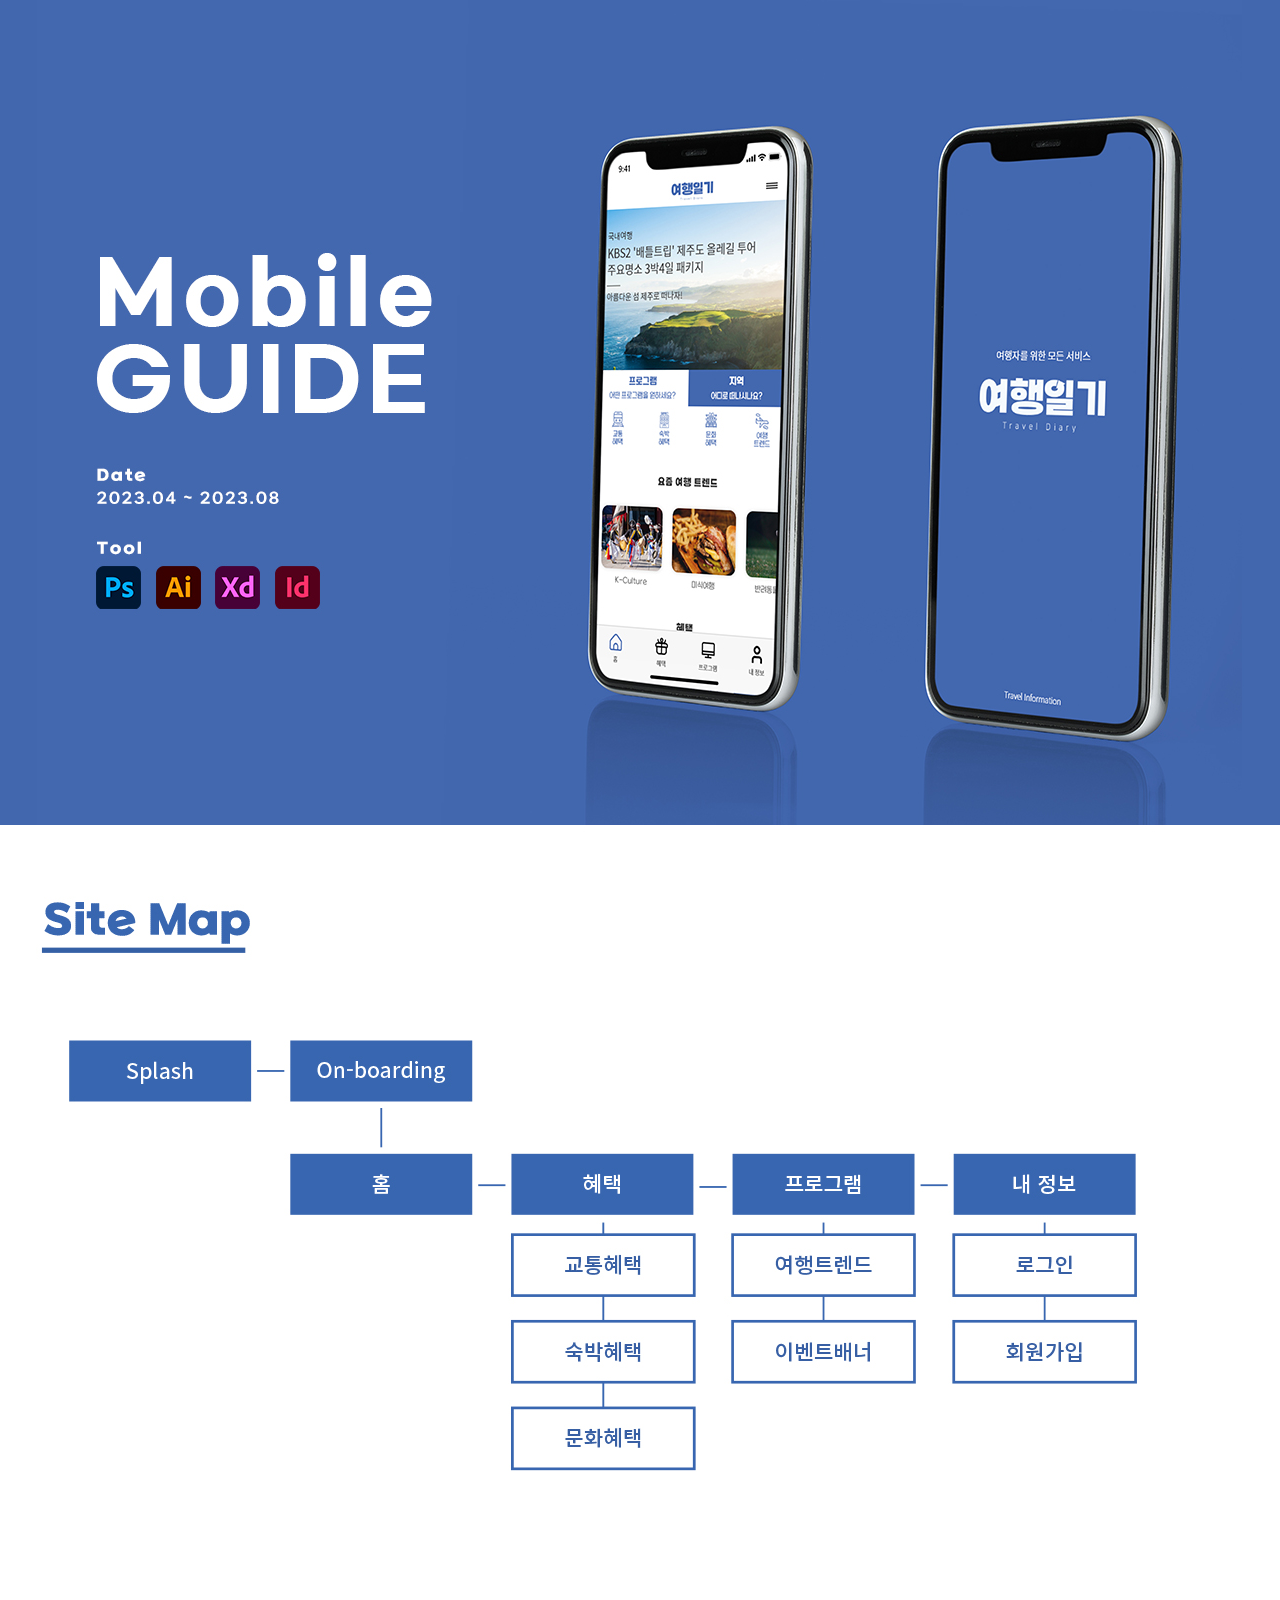
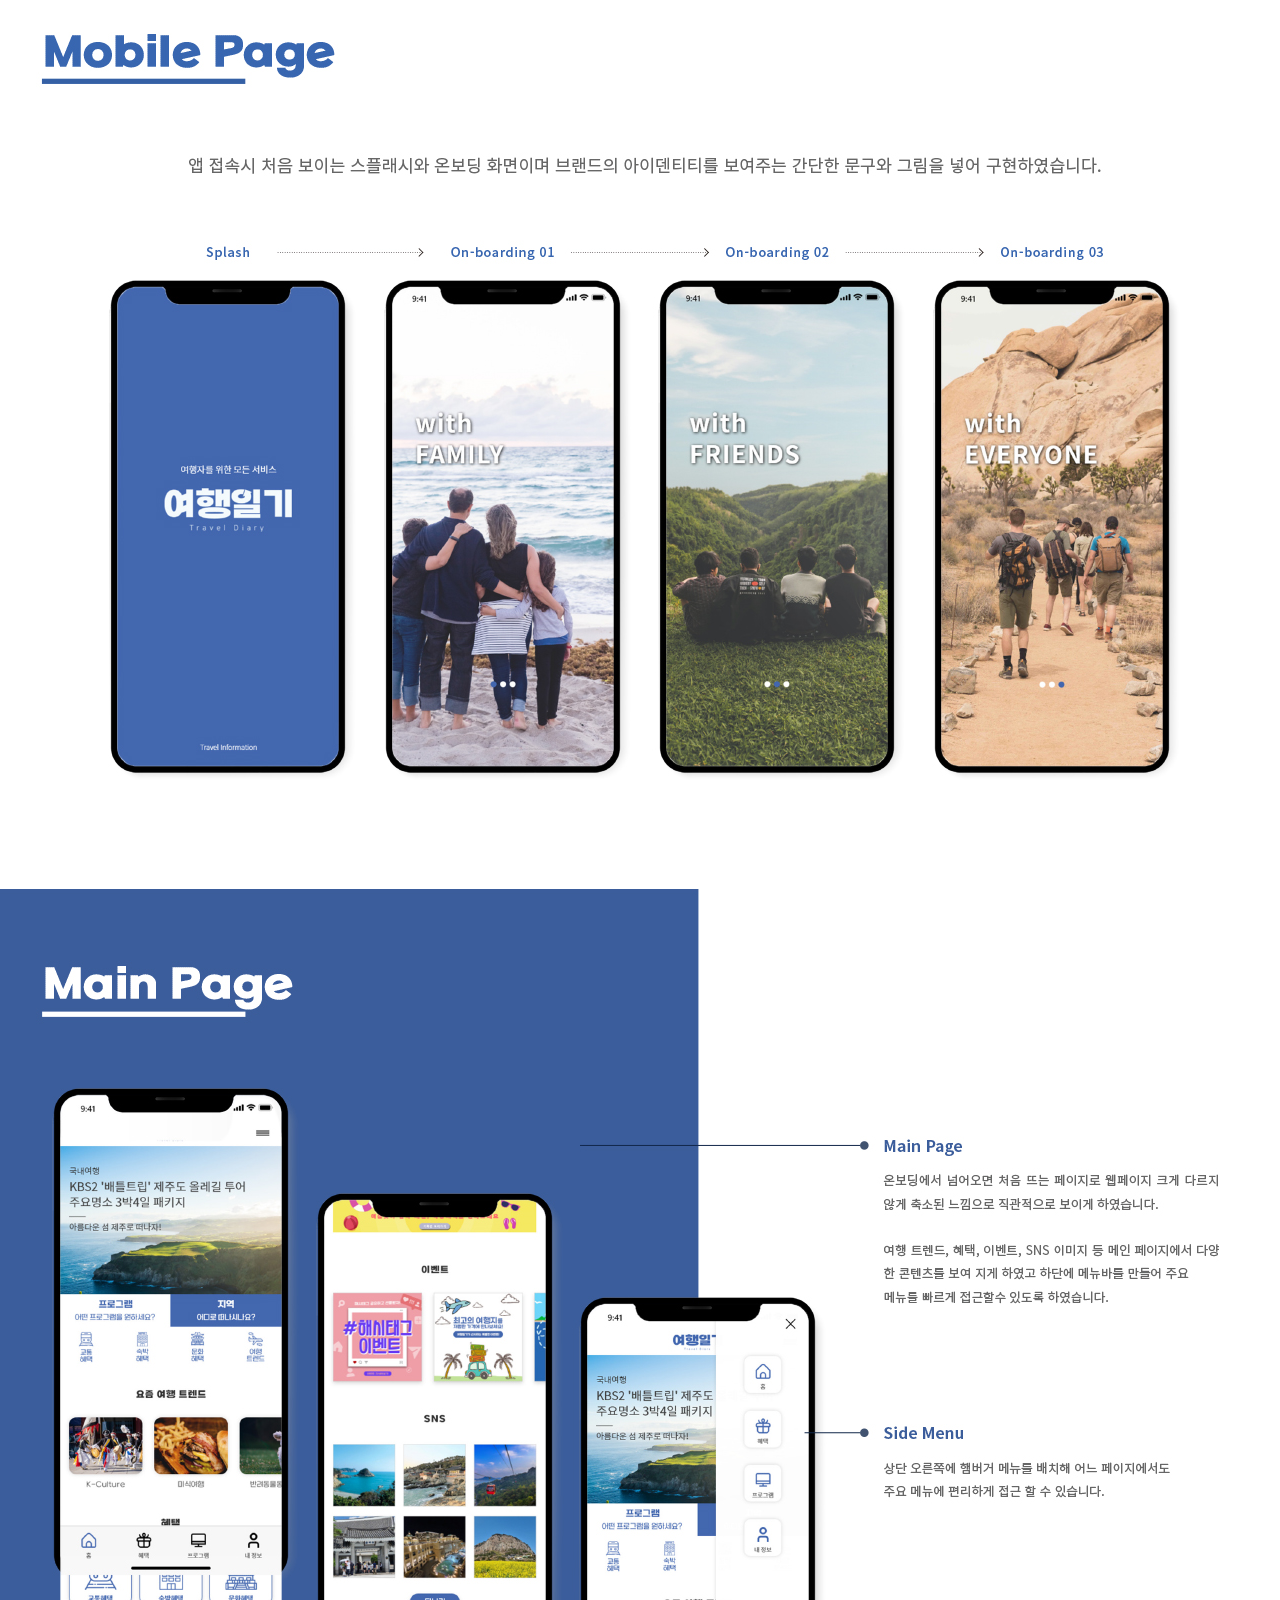
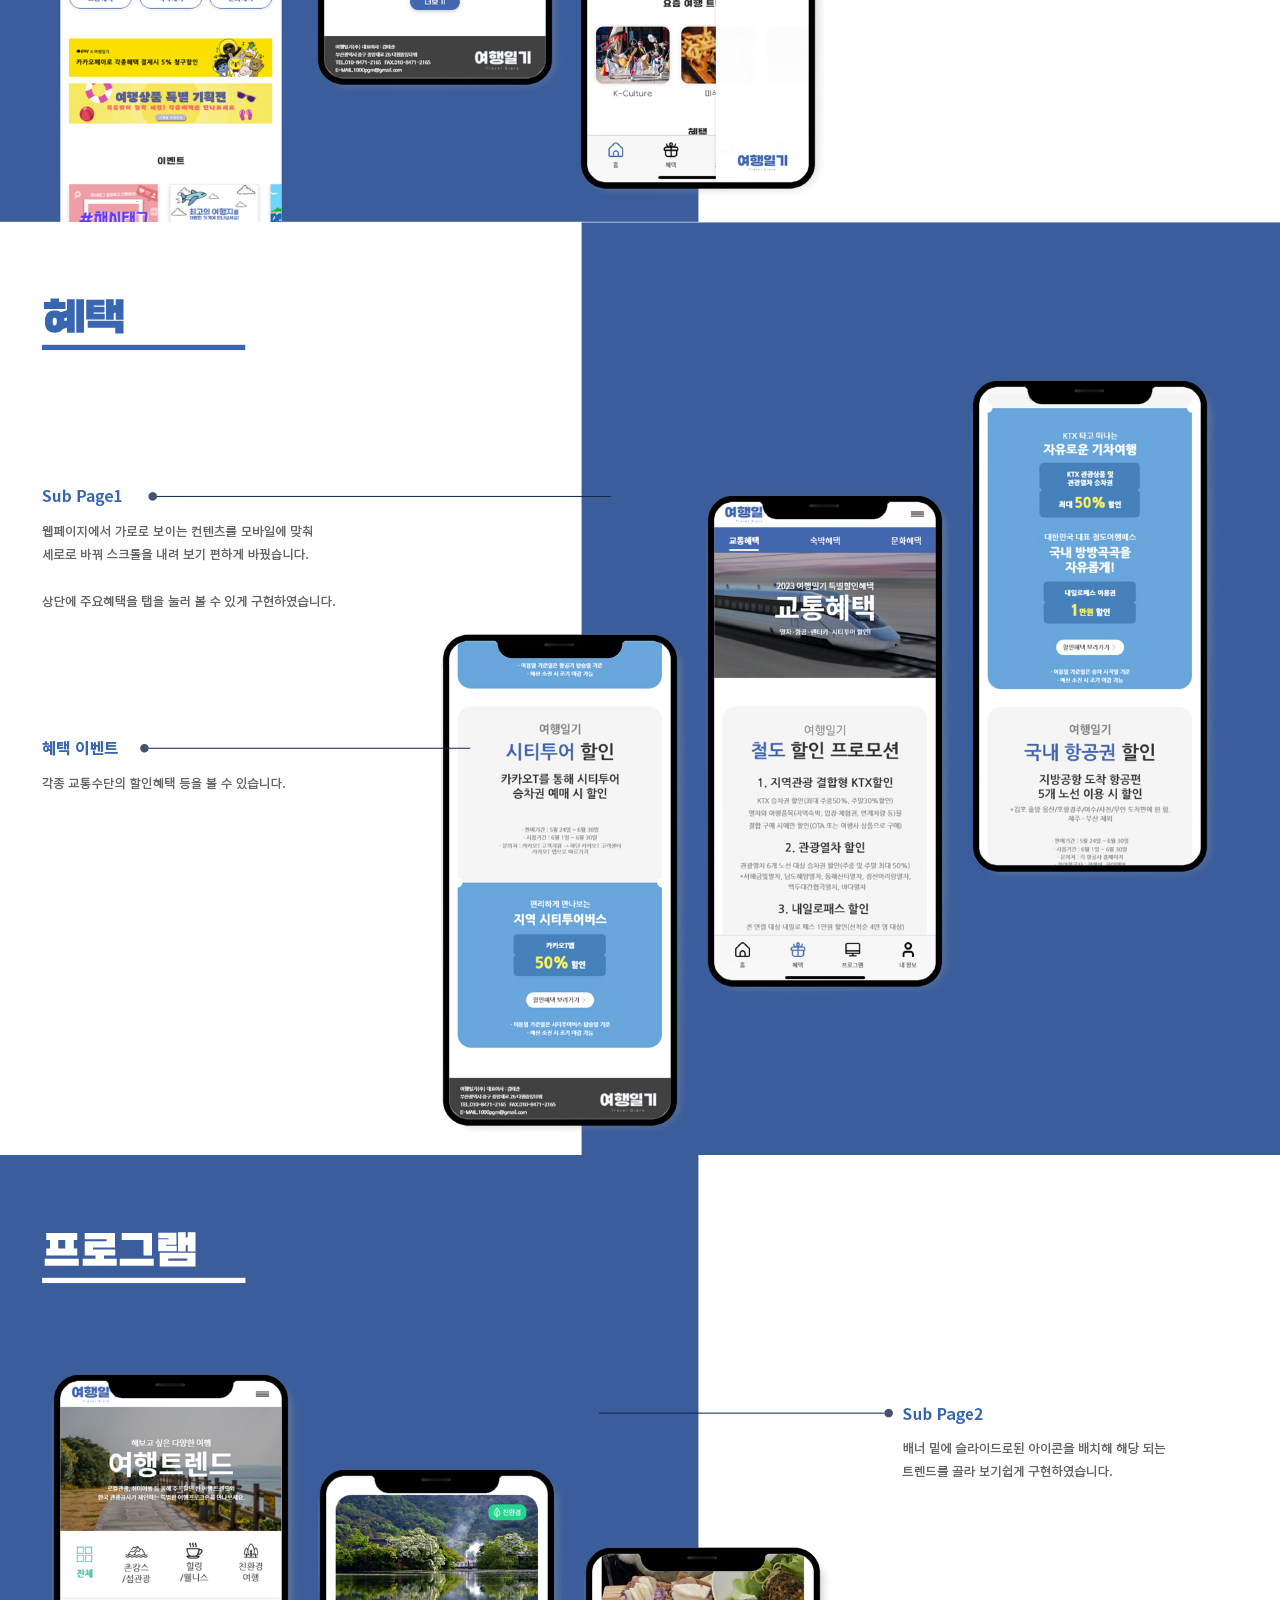
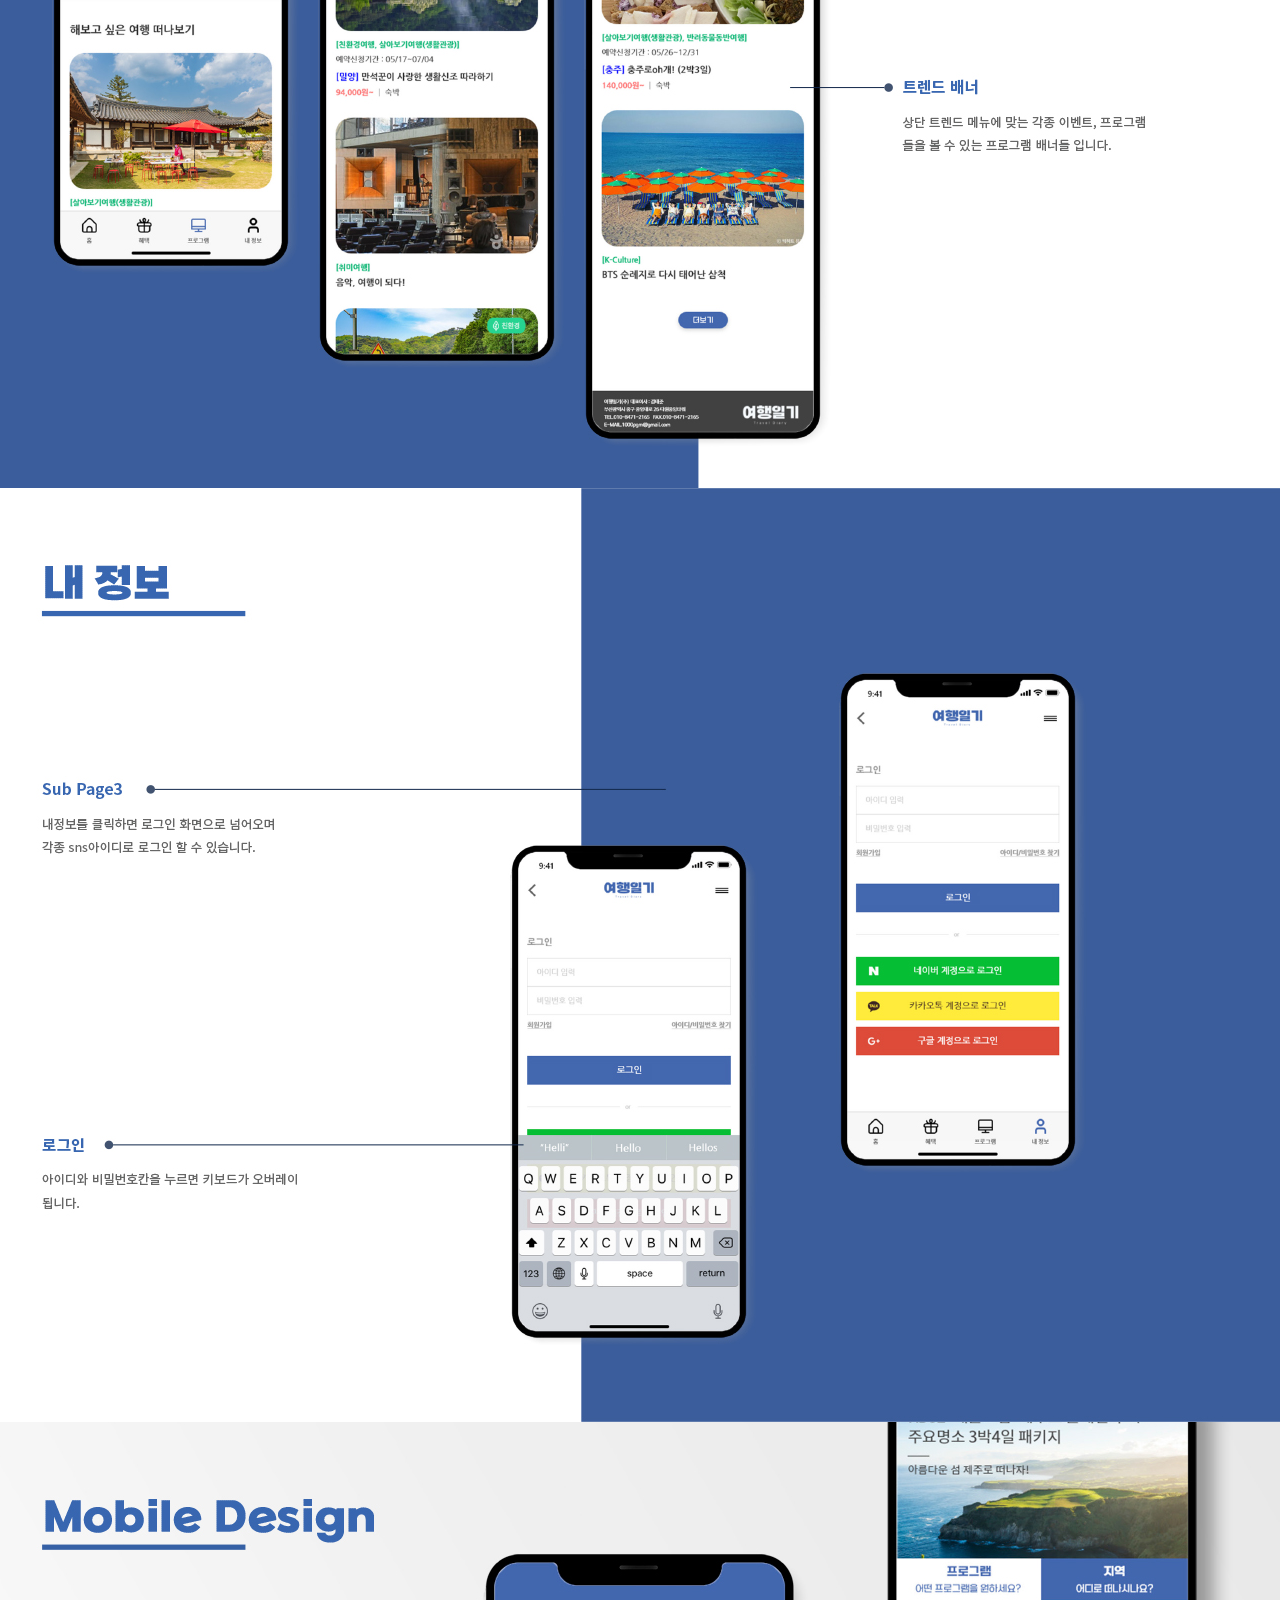
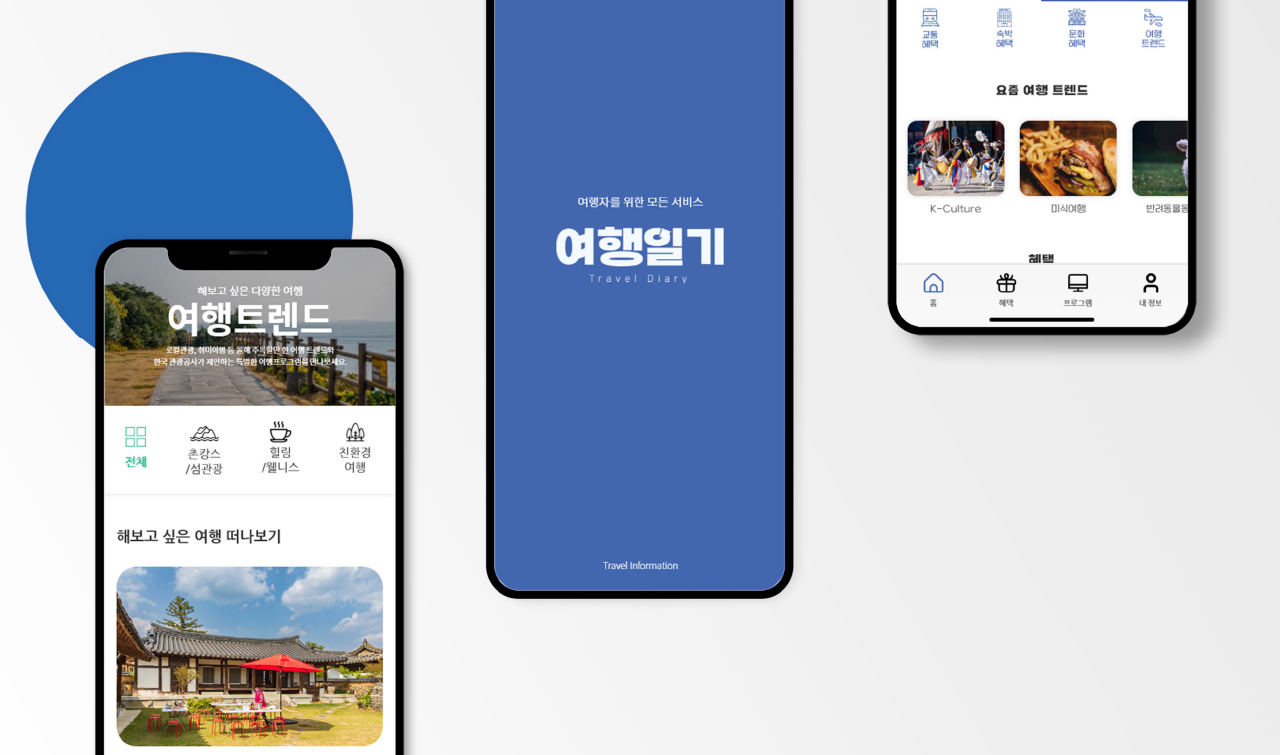
<file: mobile_guide.html>
<!DOCTYPE html>
<html lang="ko">
<head>
  <meta charset="UTF-8">
  <meta name="viewport" content="width=1400">
  <title>mobile_guide</title>
  <link rel="stylesheet" href="./css/guide_link.css">
</head>
<body>
  <div>
    <img src="./guide_img/mobile-guide.jpg" alt="img1">
  </div>
</body>
</html>
</file>
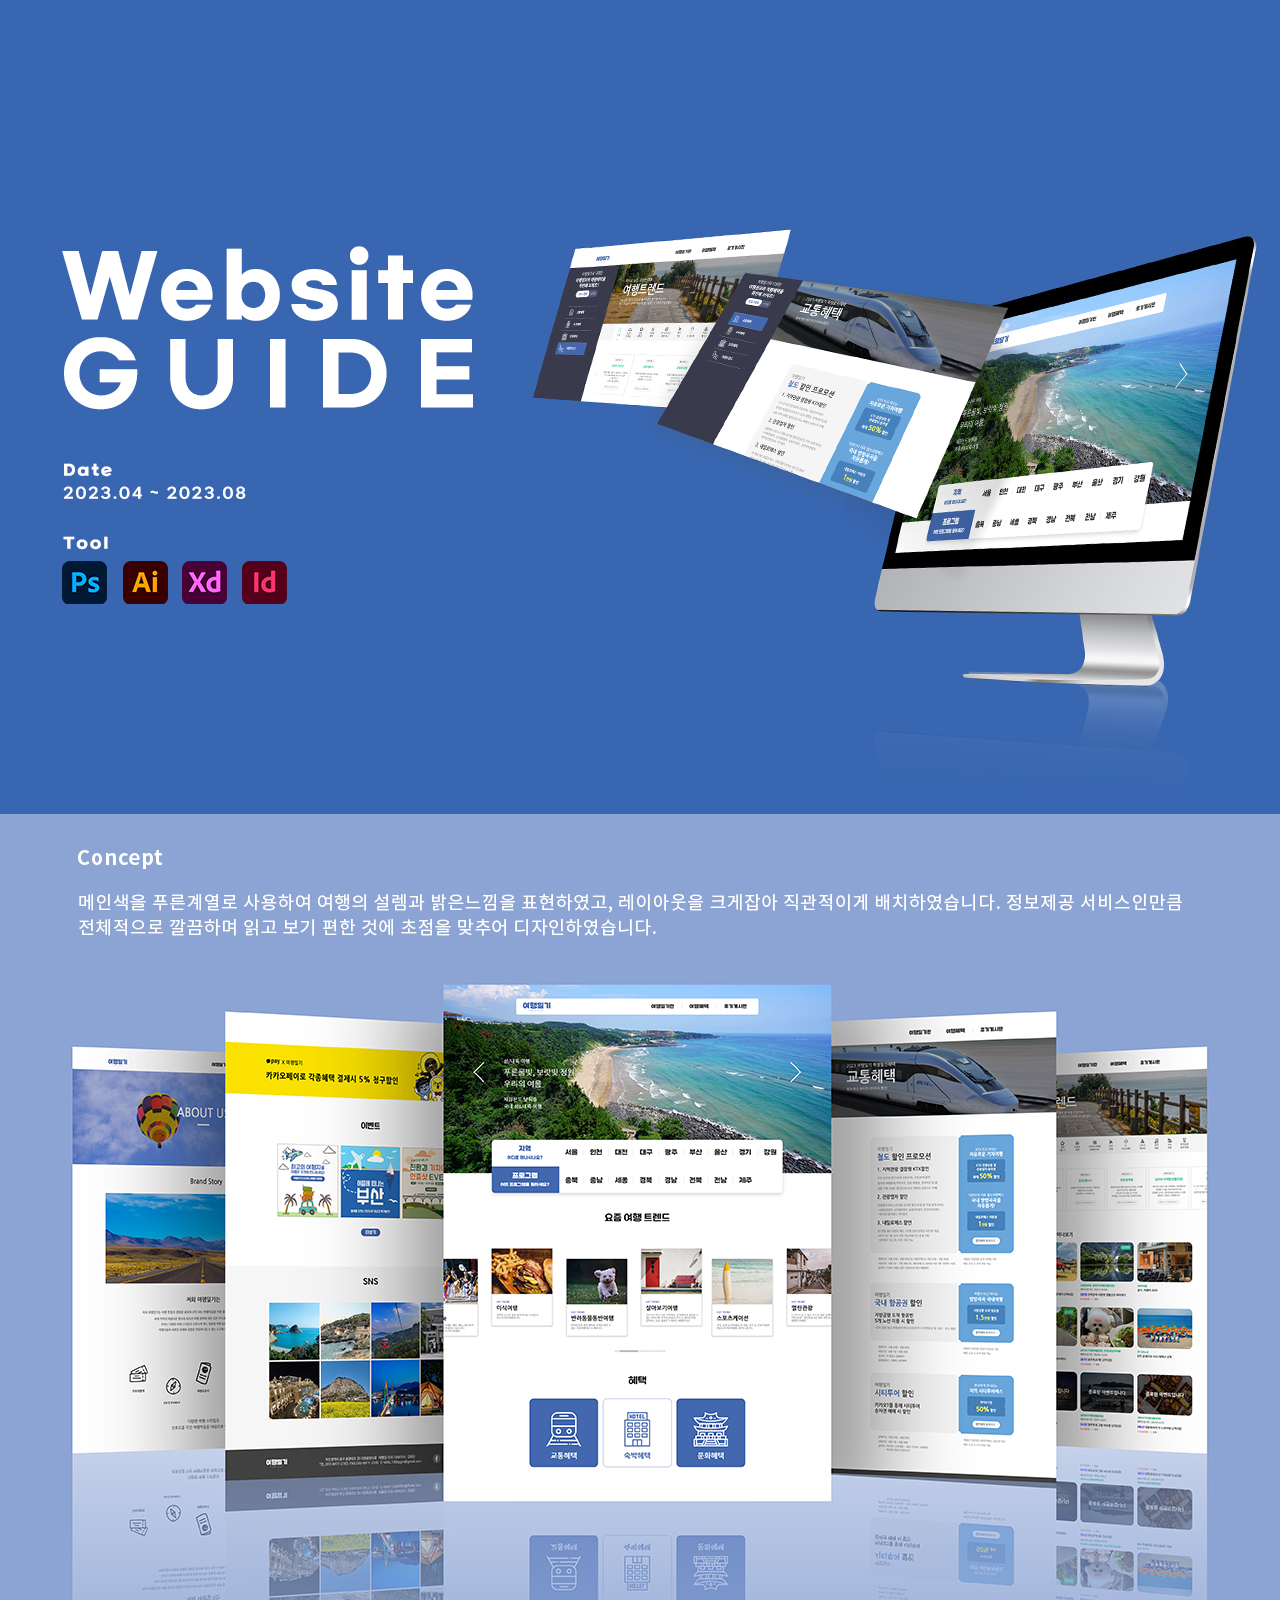
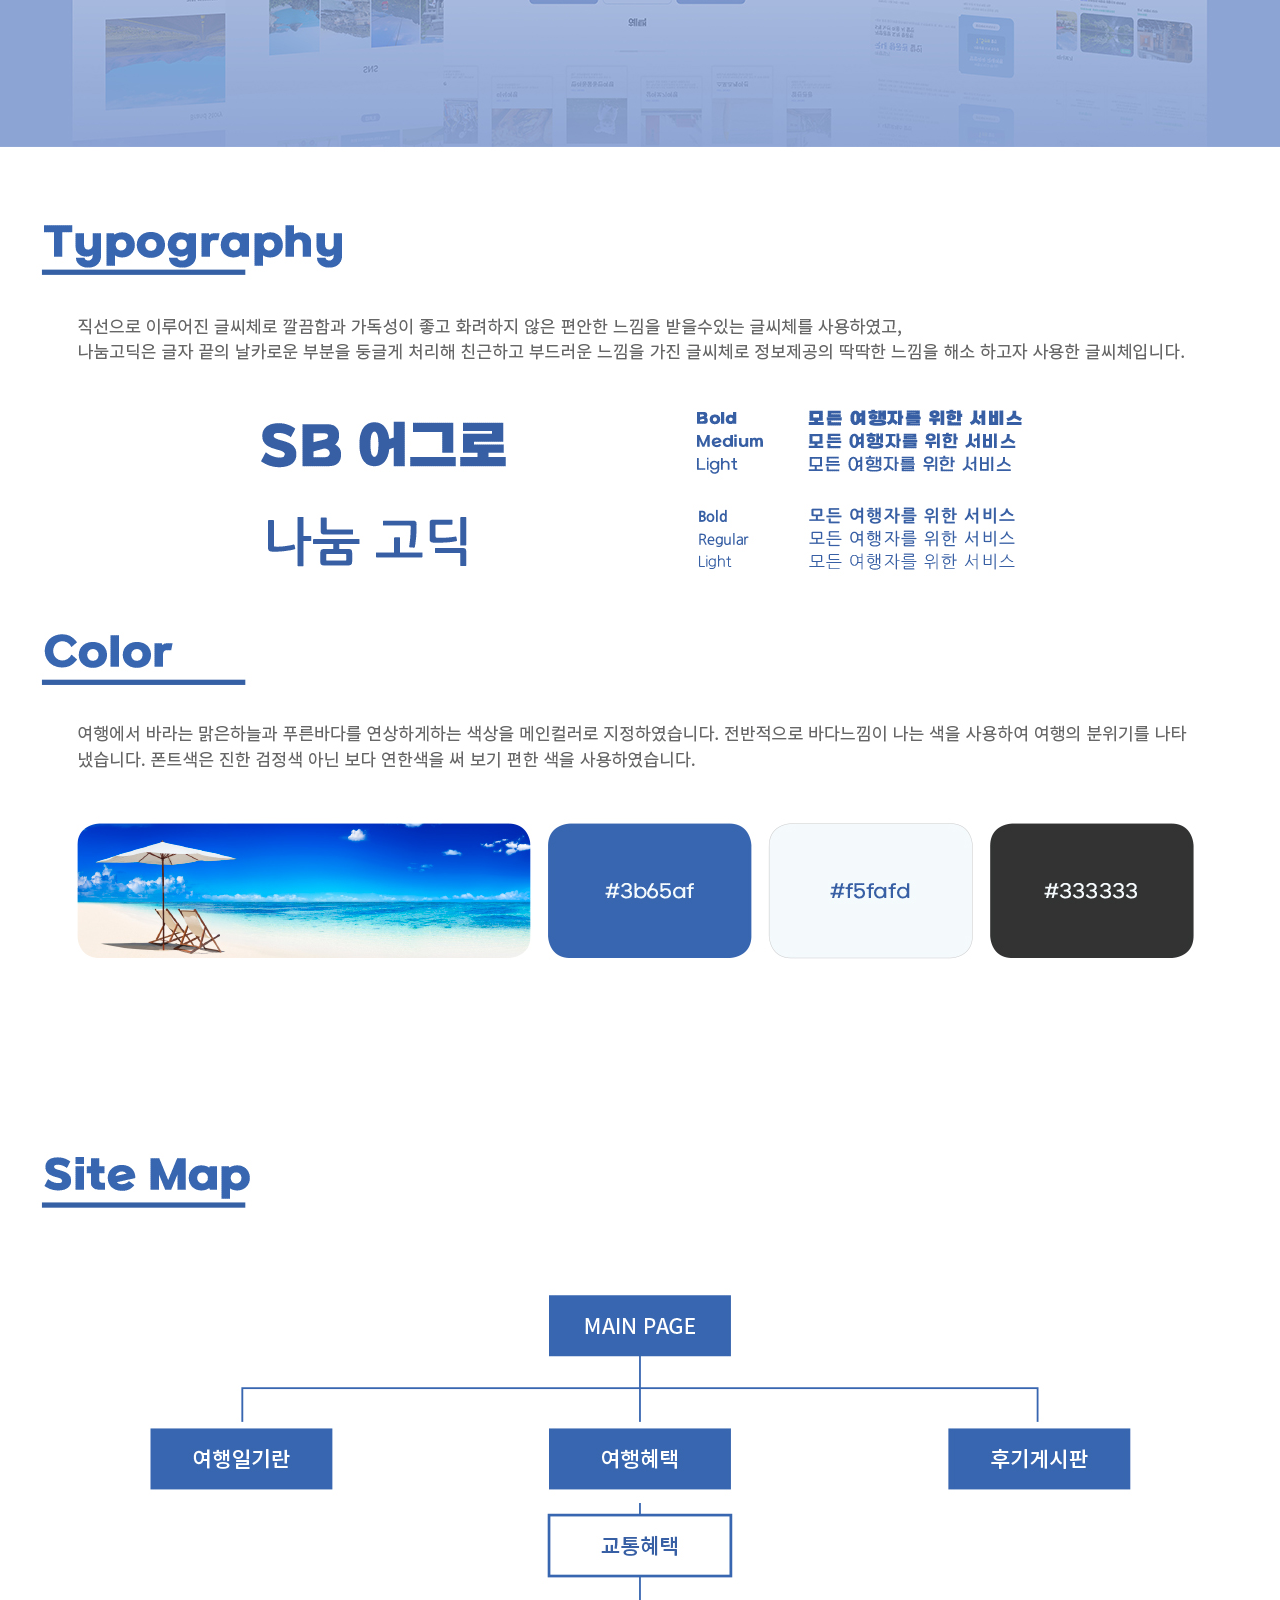
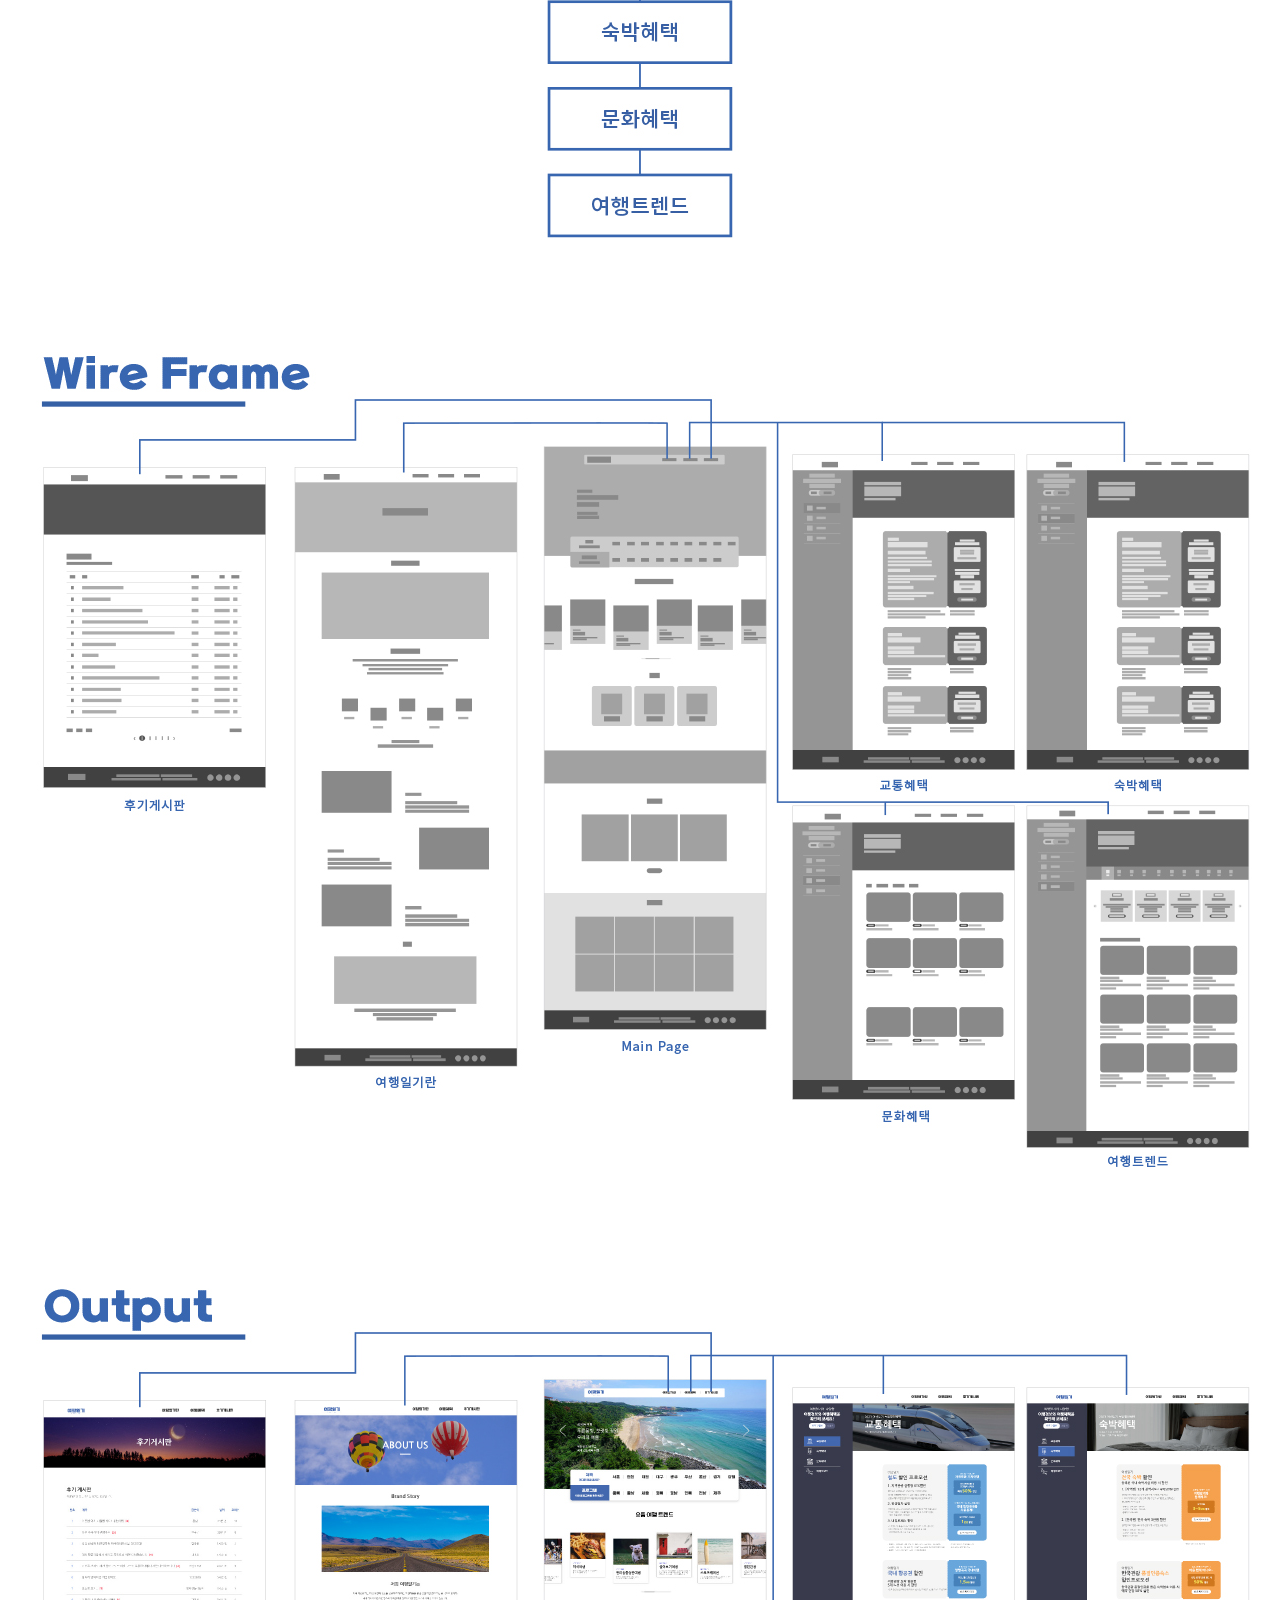
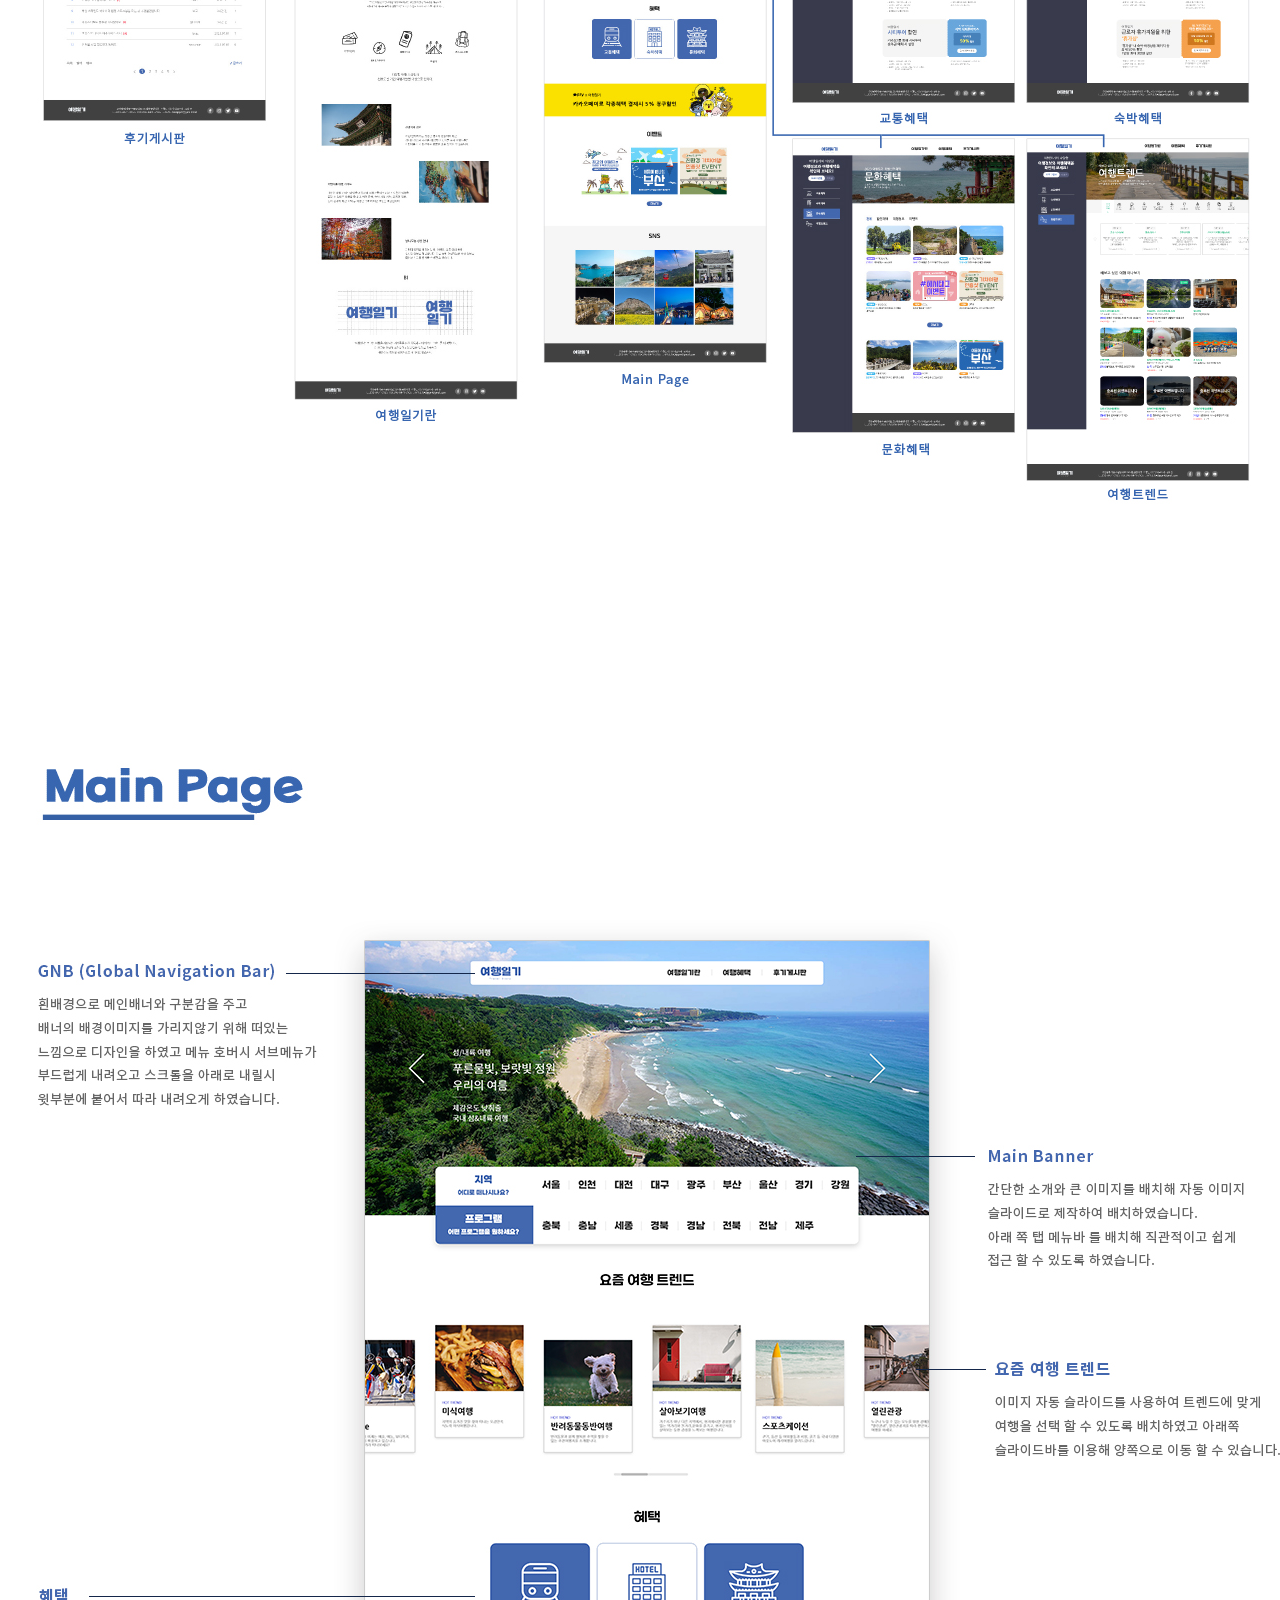
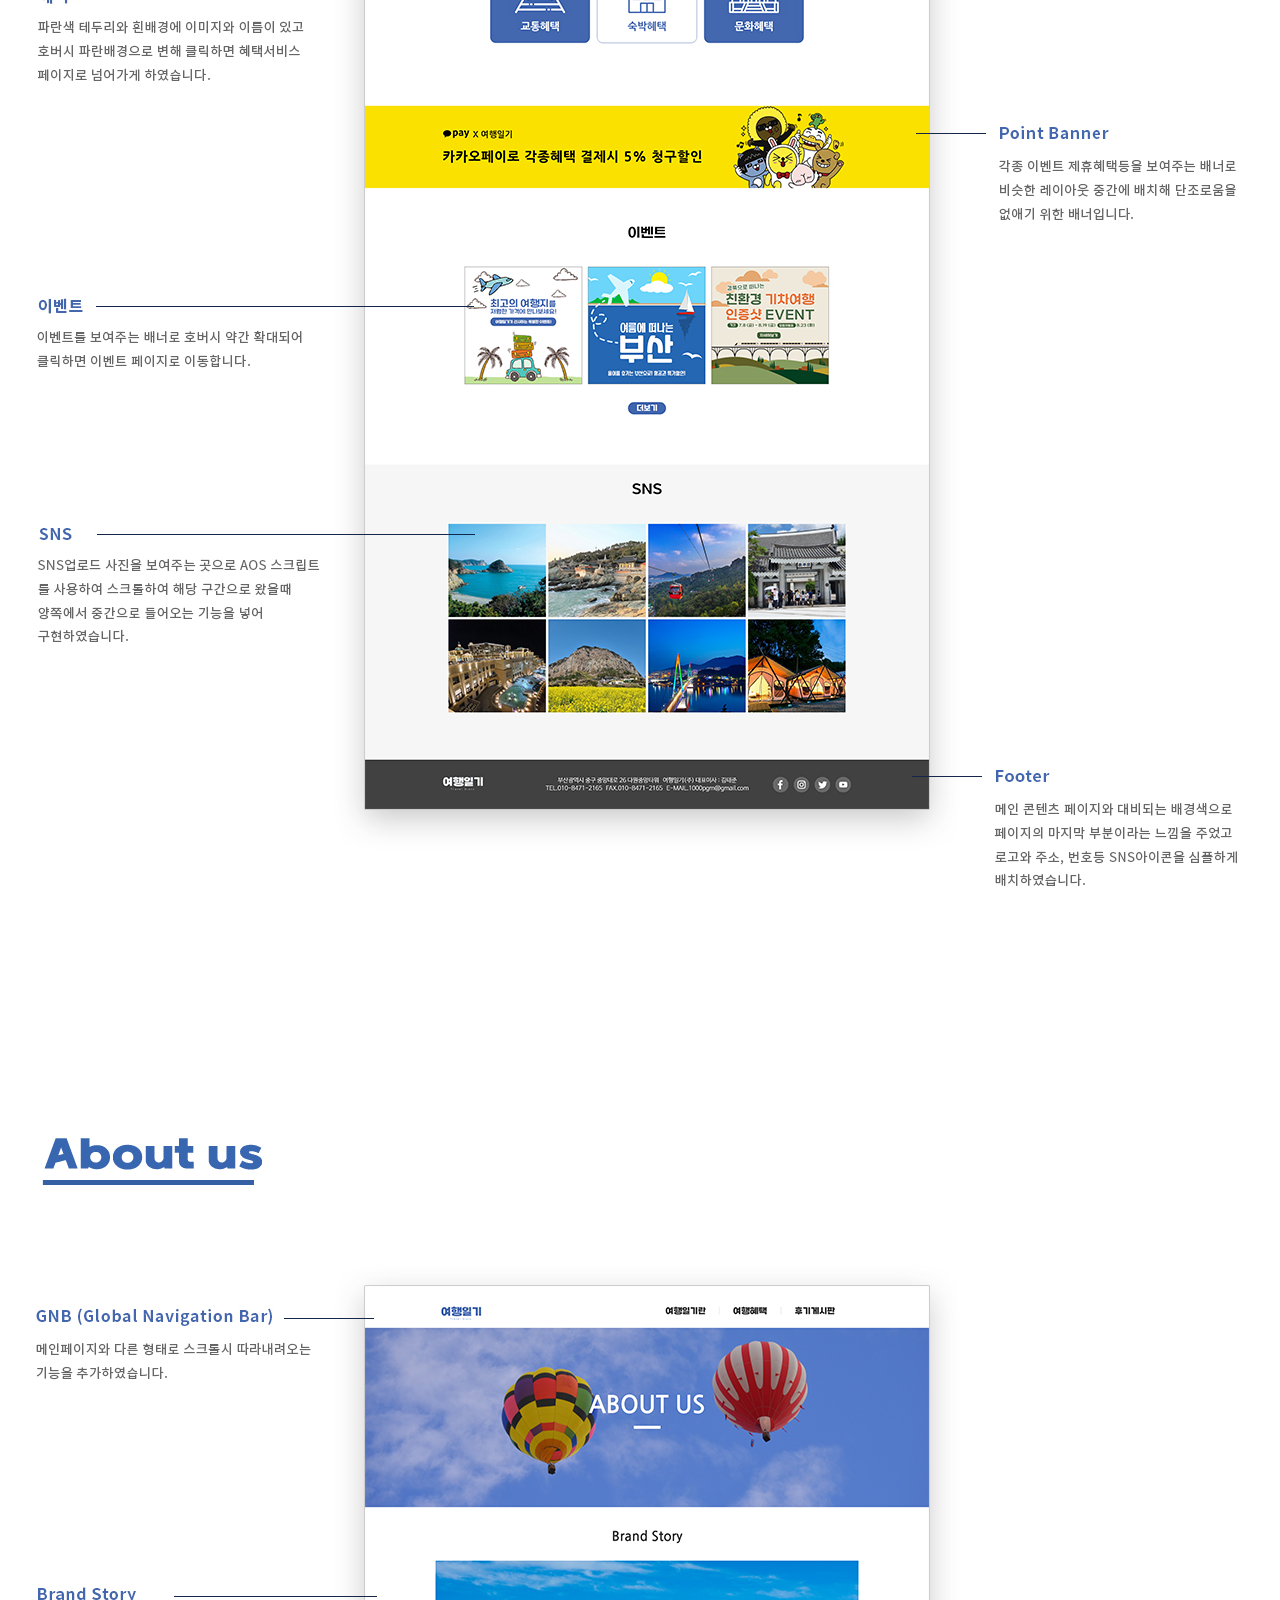
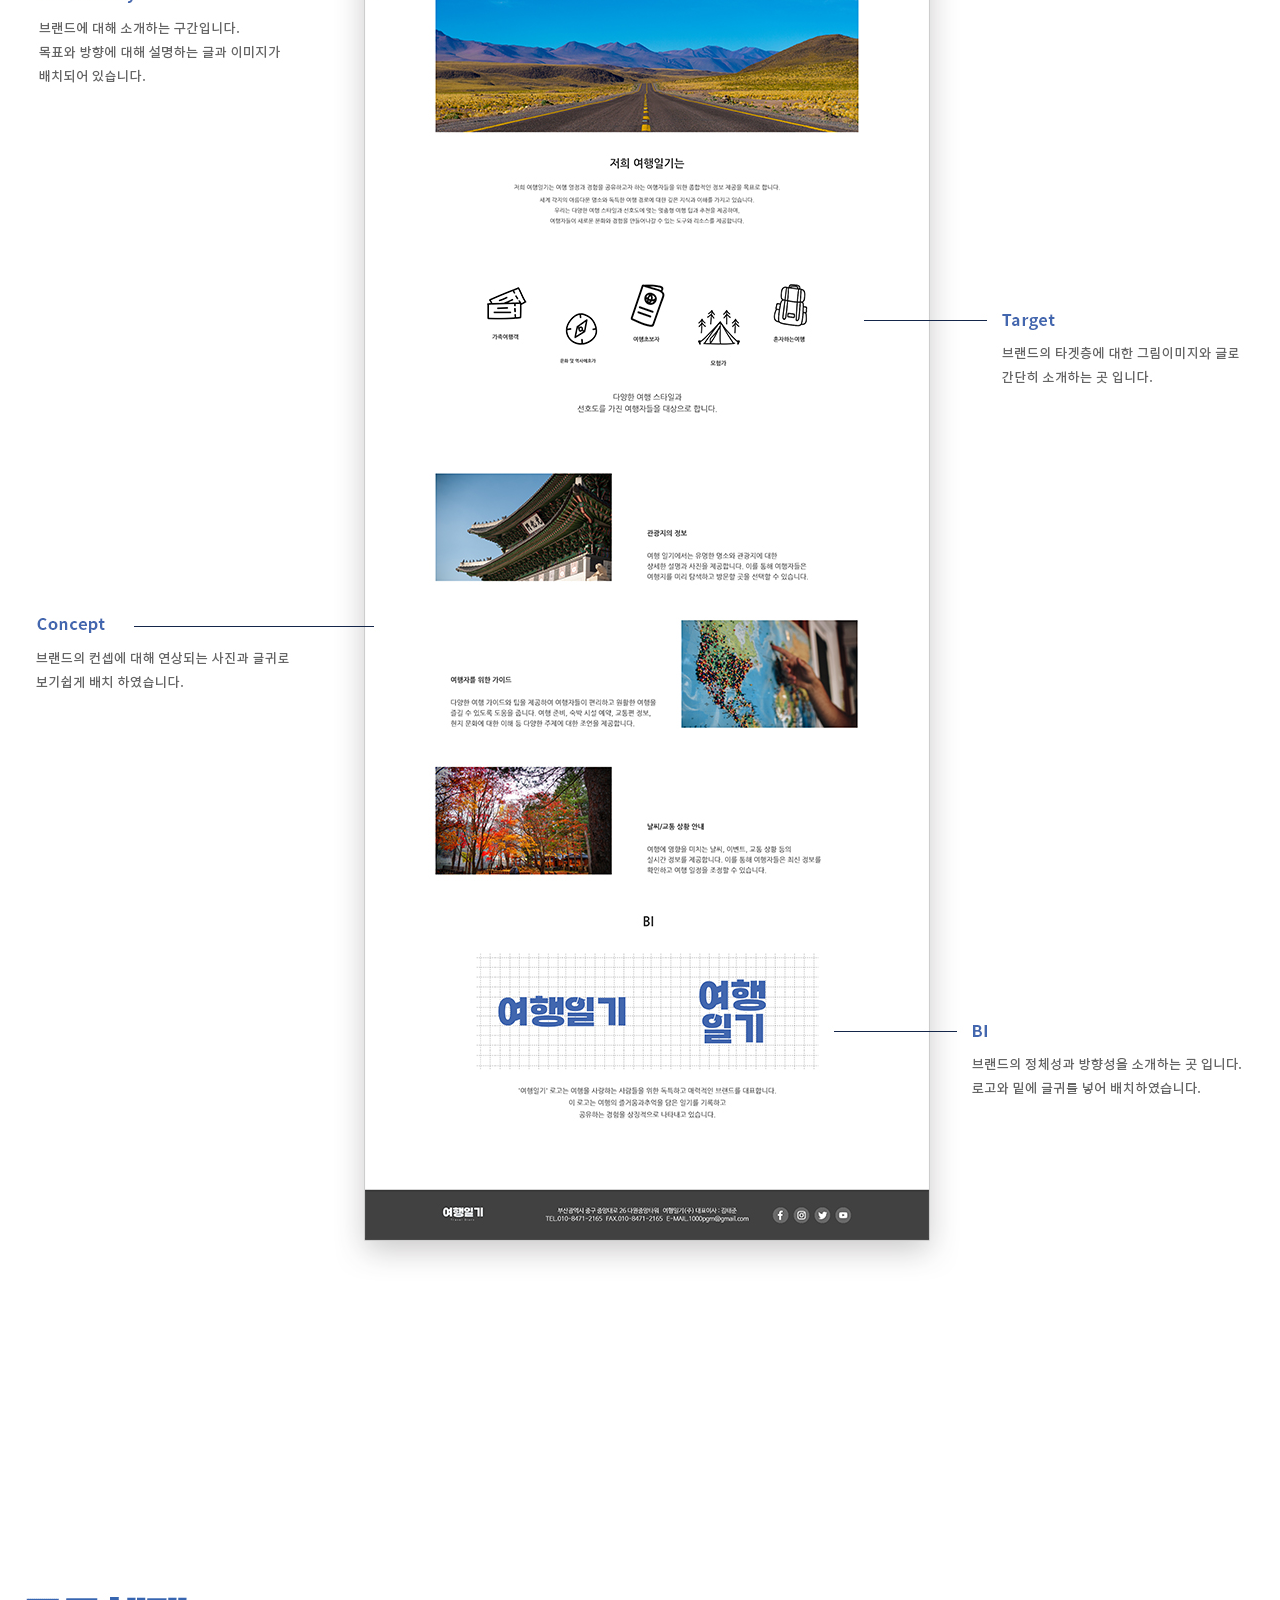
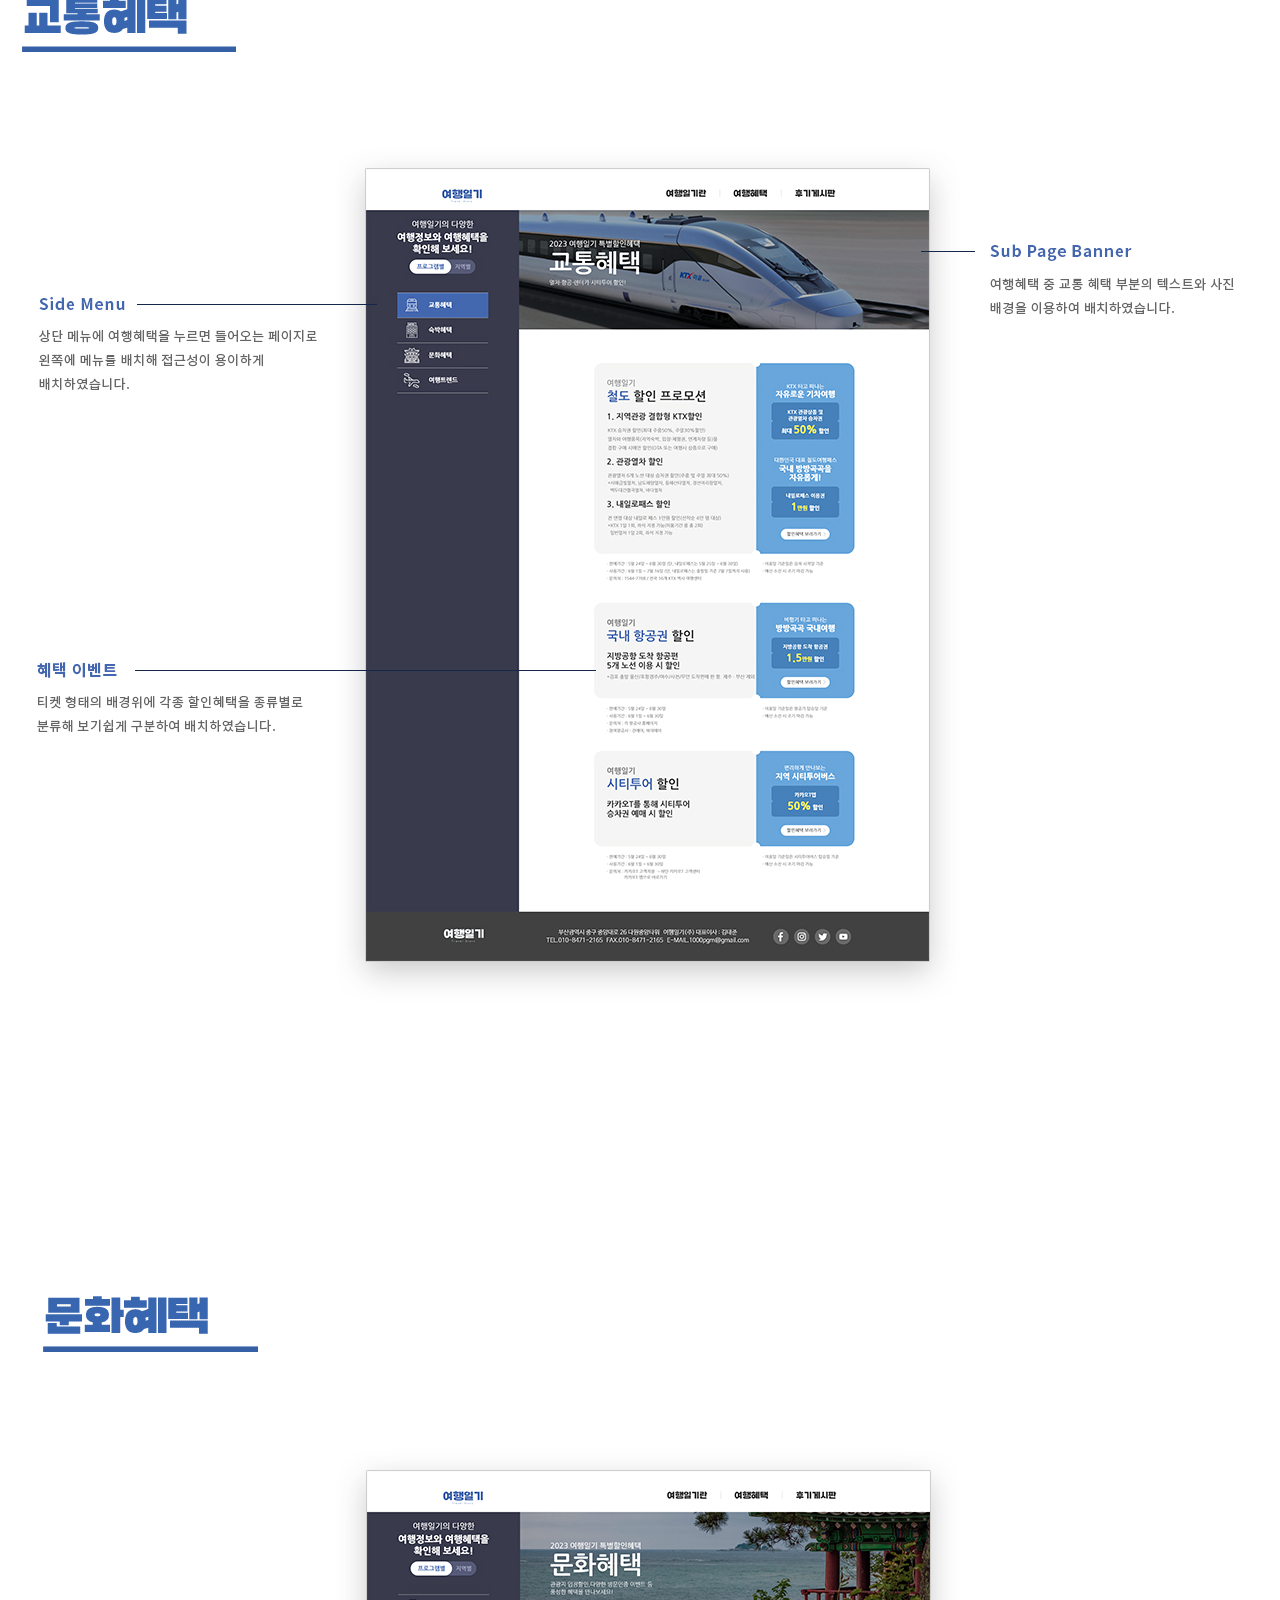
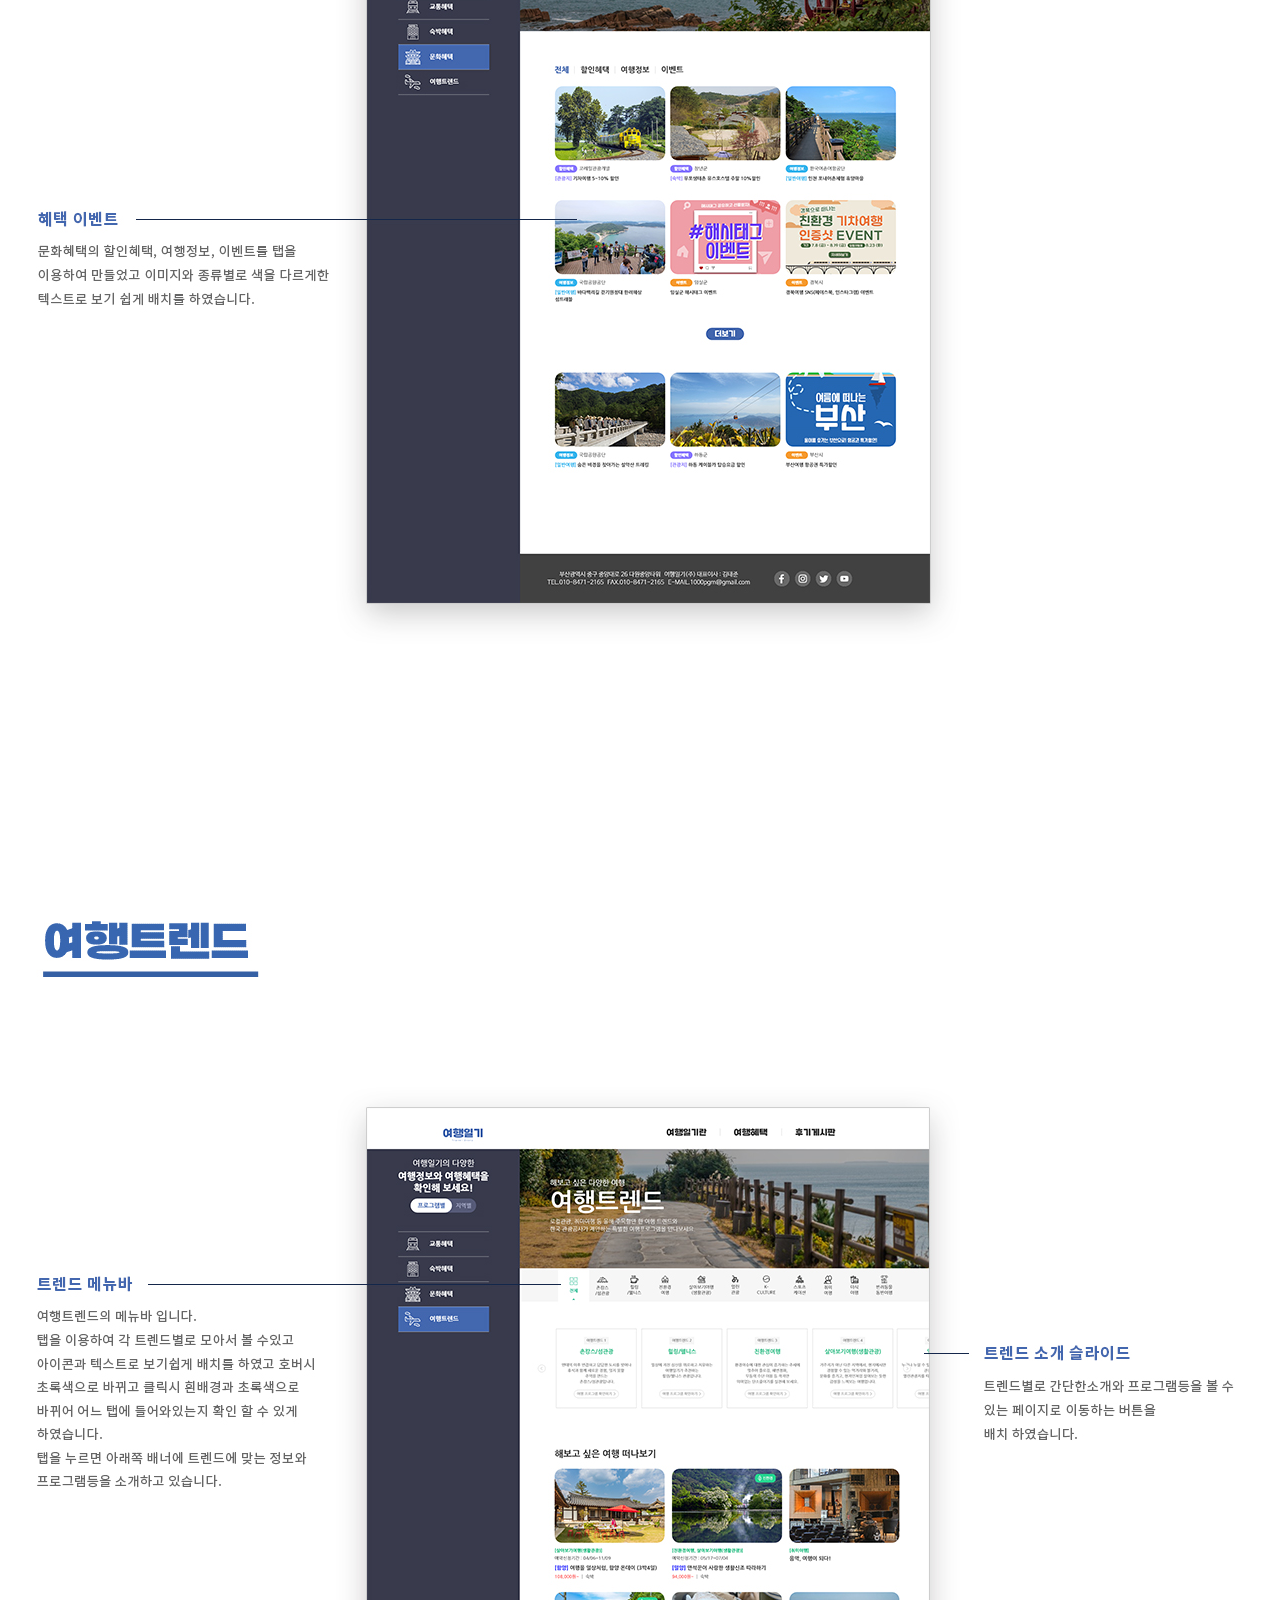
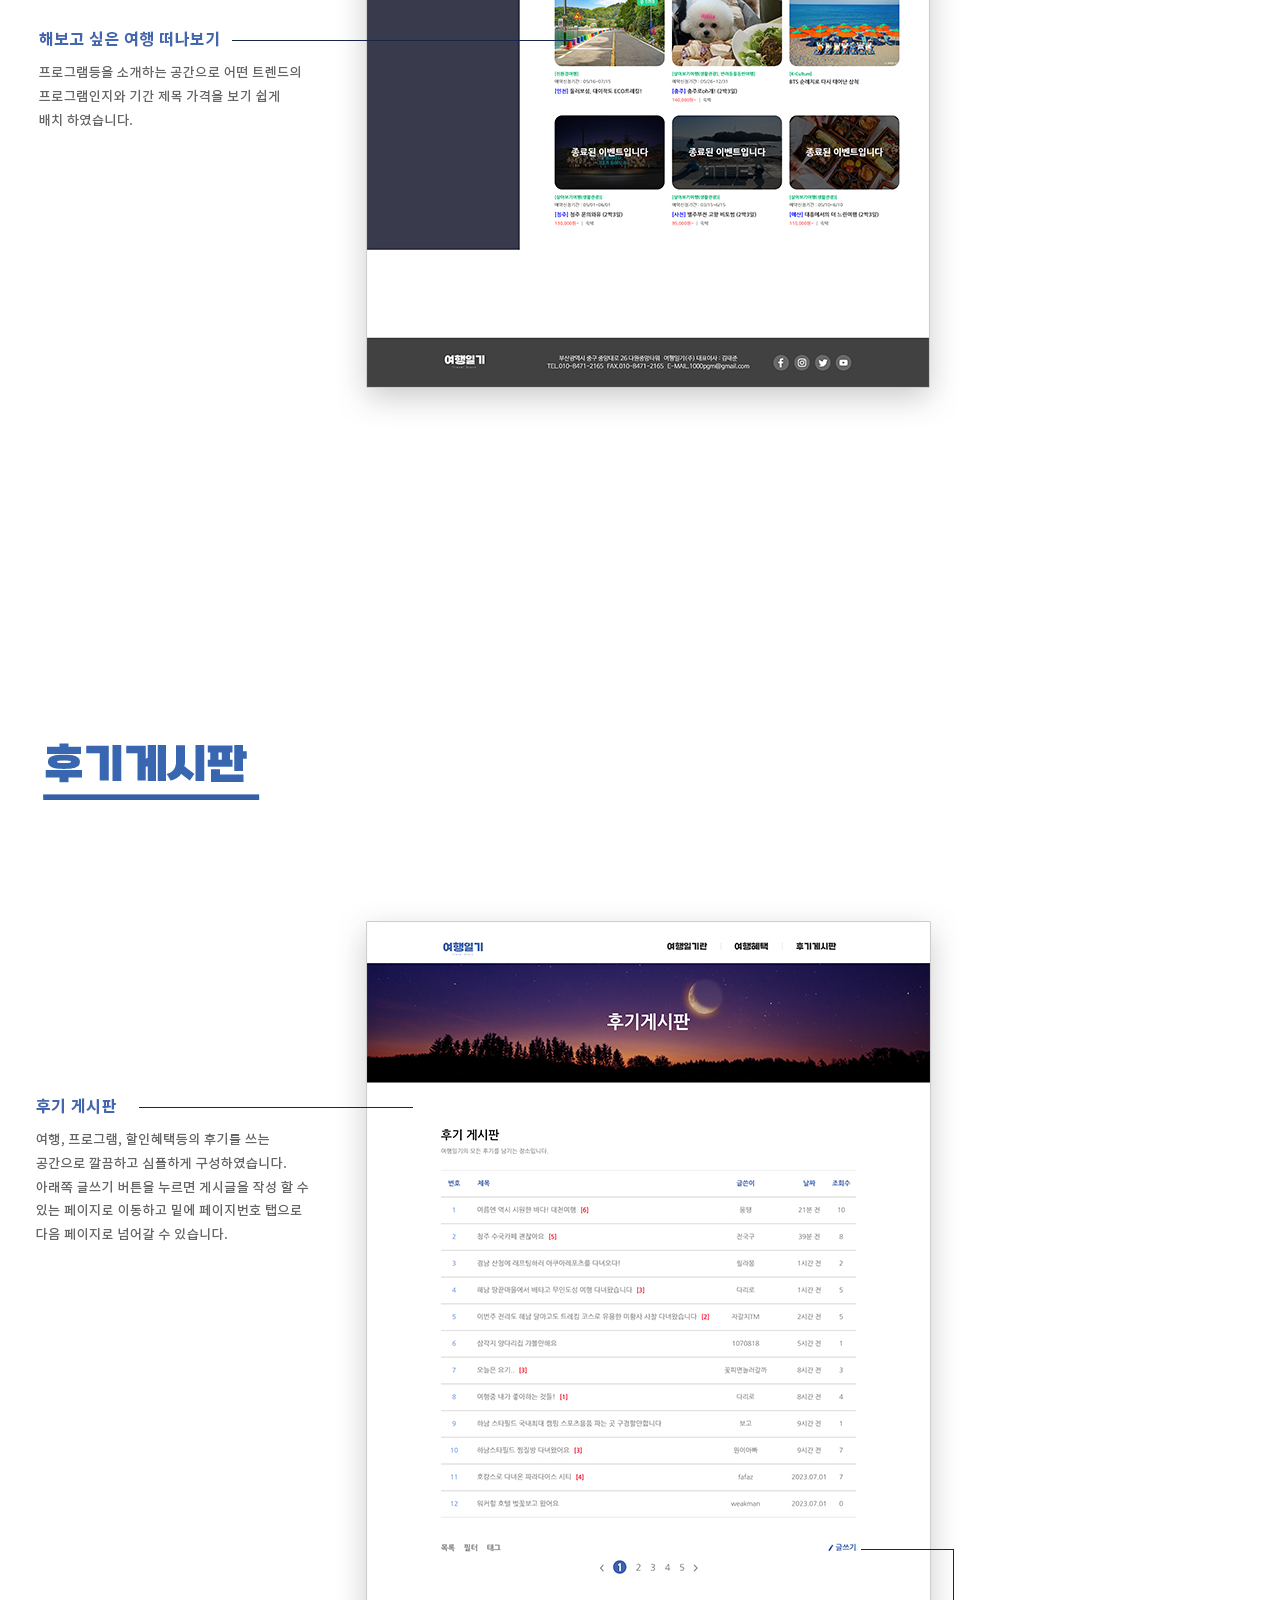
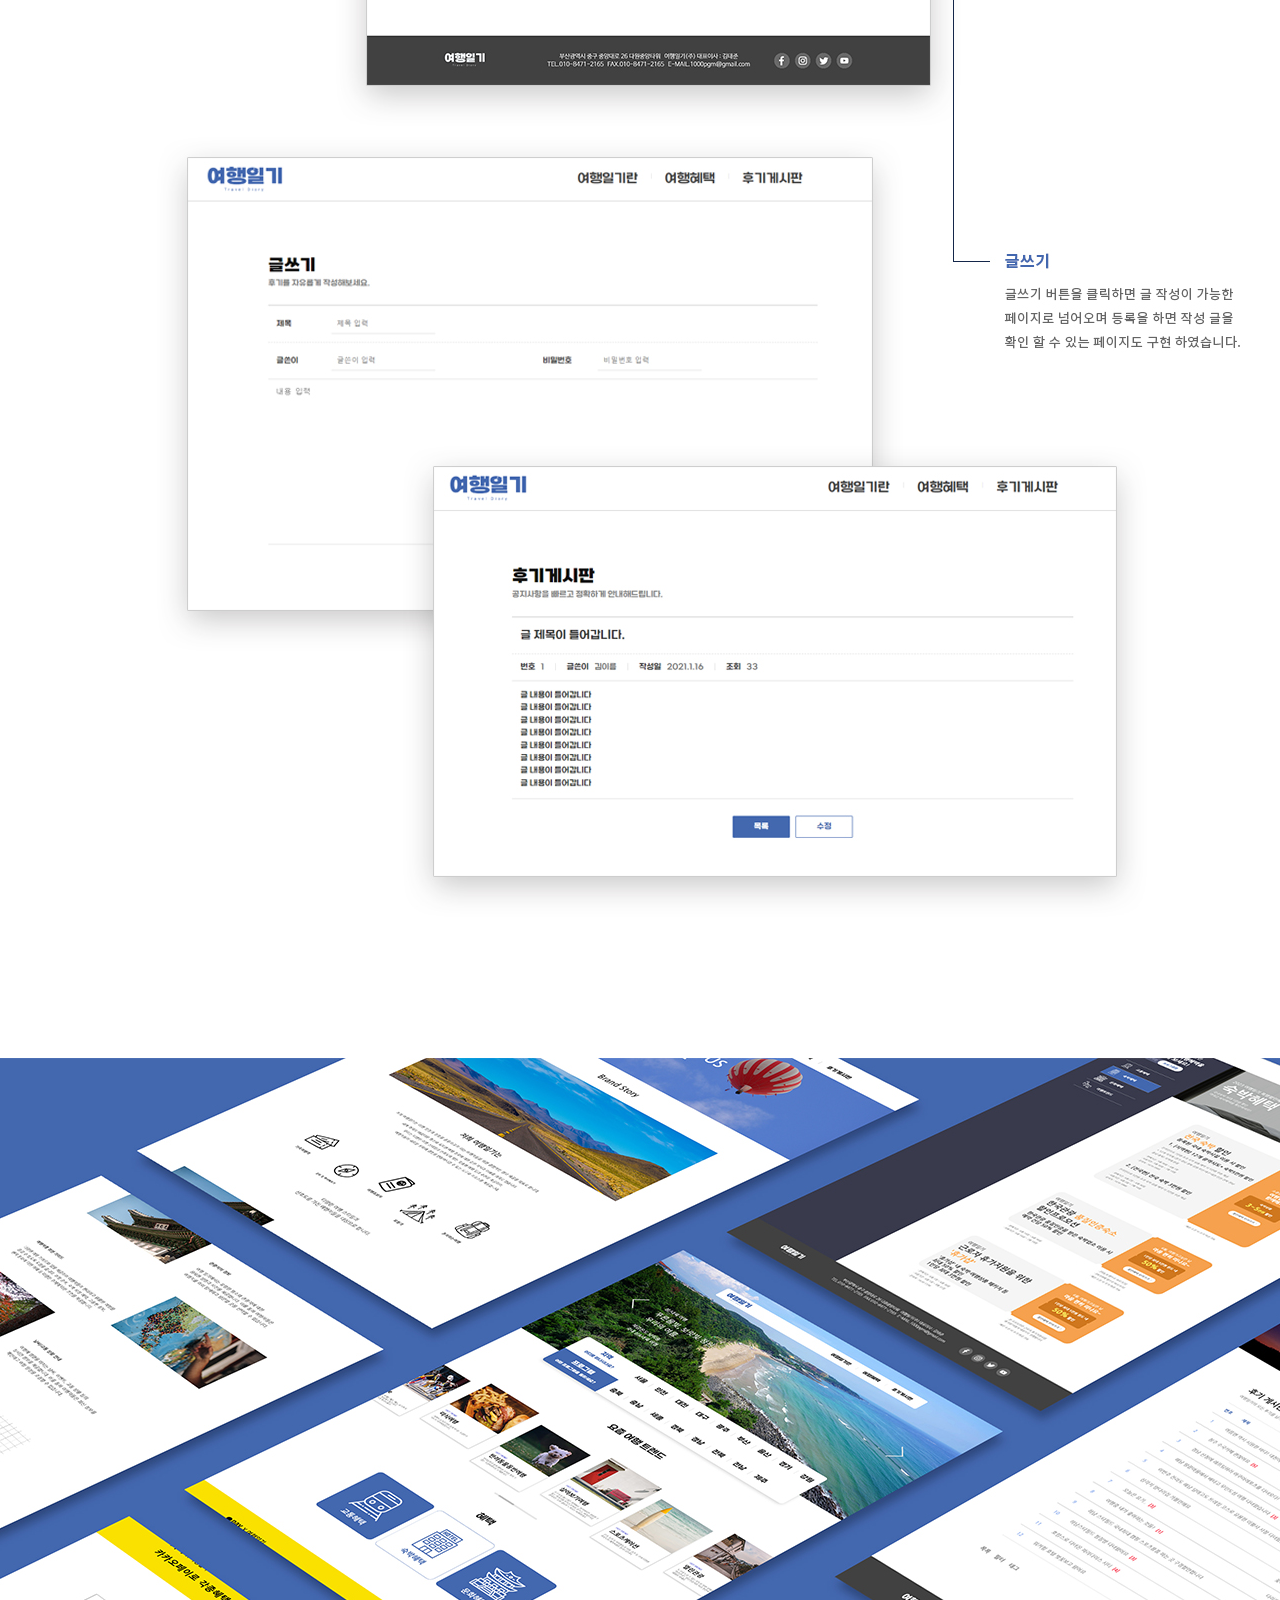
<file: web_guide.html>
<!DOCTYPE html>
<html lang="ko">
<head>
  <meta charset="UTF-8">
  <meta name="viewport" content="width=1400">
  <title>web_guide</title>
  <link rel="stylesheet" href="./css/guide_link.css">
</head>
<body>
  <div>
    <img src="./guide_img/web-guide_01.jpg" alt="img1">
    <img src="./guide_img/web-guide_02.jpg" alt="img2">
    <img src="./guide_img/web-guide_03.jpg" alt="img3">
  </div>
</body>
</html>
</file>
<file: Museum_Of_Candy/app.css>
body{
  background: #f5d9df;
  font-family: 'Nunito', sans-serif;
}
.blurb h2{
  color:#ea1c2c;
  font-weight:100;
  font-size: 2.5rem;
}
.blurb p{
  color:#f498b8;
  font-weight: 100;
  font-size: 1.125rem;
  line-height: 2;
}
.content{
  margin-top: 100px;
  margin-bottom: 100px;
}

#mainNavbar{
  font-size: 1.5rem;
  font-weight:100;
}

#mainNavbar .nav-link{
  color:#fff;
}

#mainNavbar .nav-link:hover{
  color: #ea1c2c;
}

#mainNavbar .navbar-brand{
  color: #ea1c2c;
}

#headingGroup span{
  color: #ea1c2c;
}
#headingGroup h1{
  font-weight: 100;
  font-size: 4rem;
}

.navbar.scrolled{
  background: rgb(222,192,222);
  transition: background 500ms;
}

@media (max-width:1200px){
  #headingGroup h1{
    font-weight: 100;
    font-size: 3rem;
  }
}
</file>
<file: css/guide_link.css>
* {
  margin: 0;
  padding: 0;
}
body{
  background: #eee;
}
div{
  width: 100%;
  display: flex;
  justify-content: center;
  flex-wrap: wrap;

}
div img{
  display: block;
}
</file>
